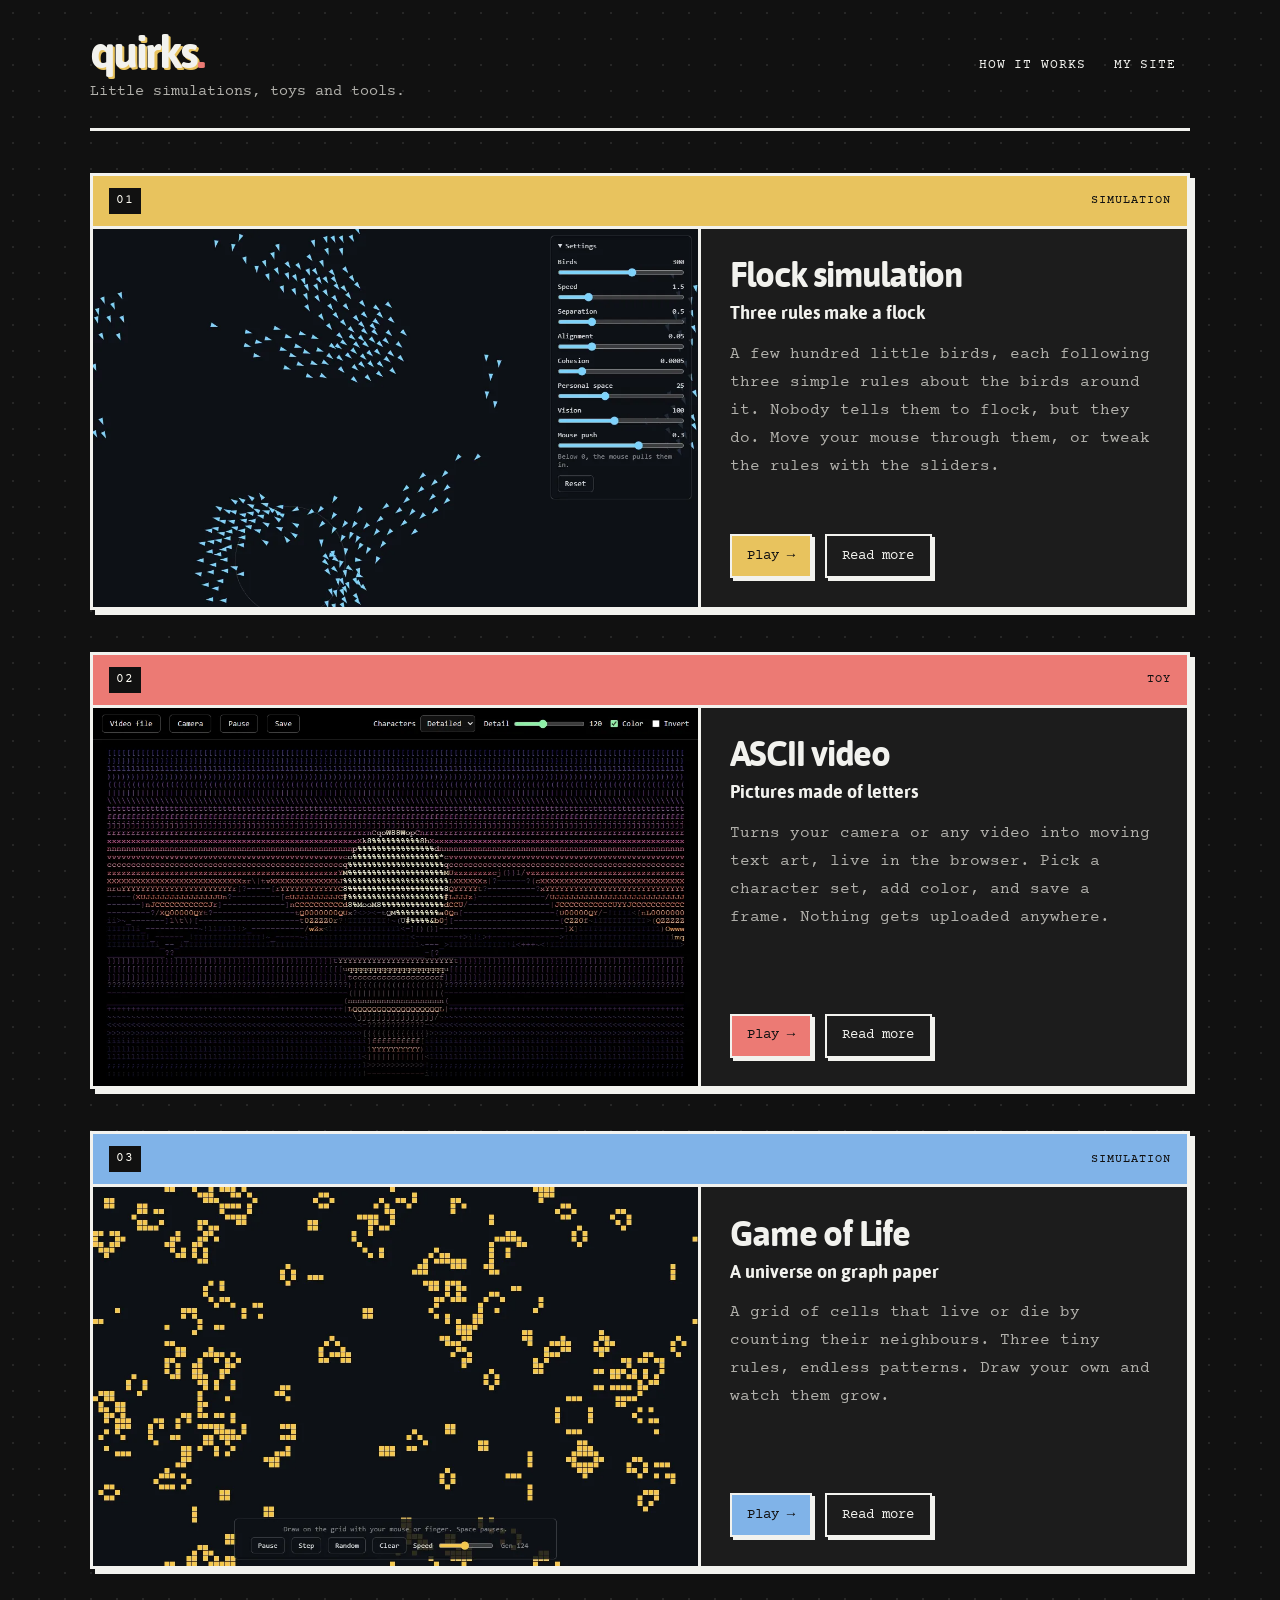
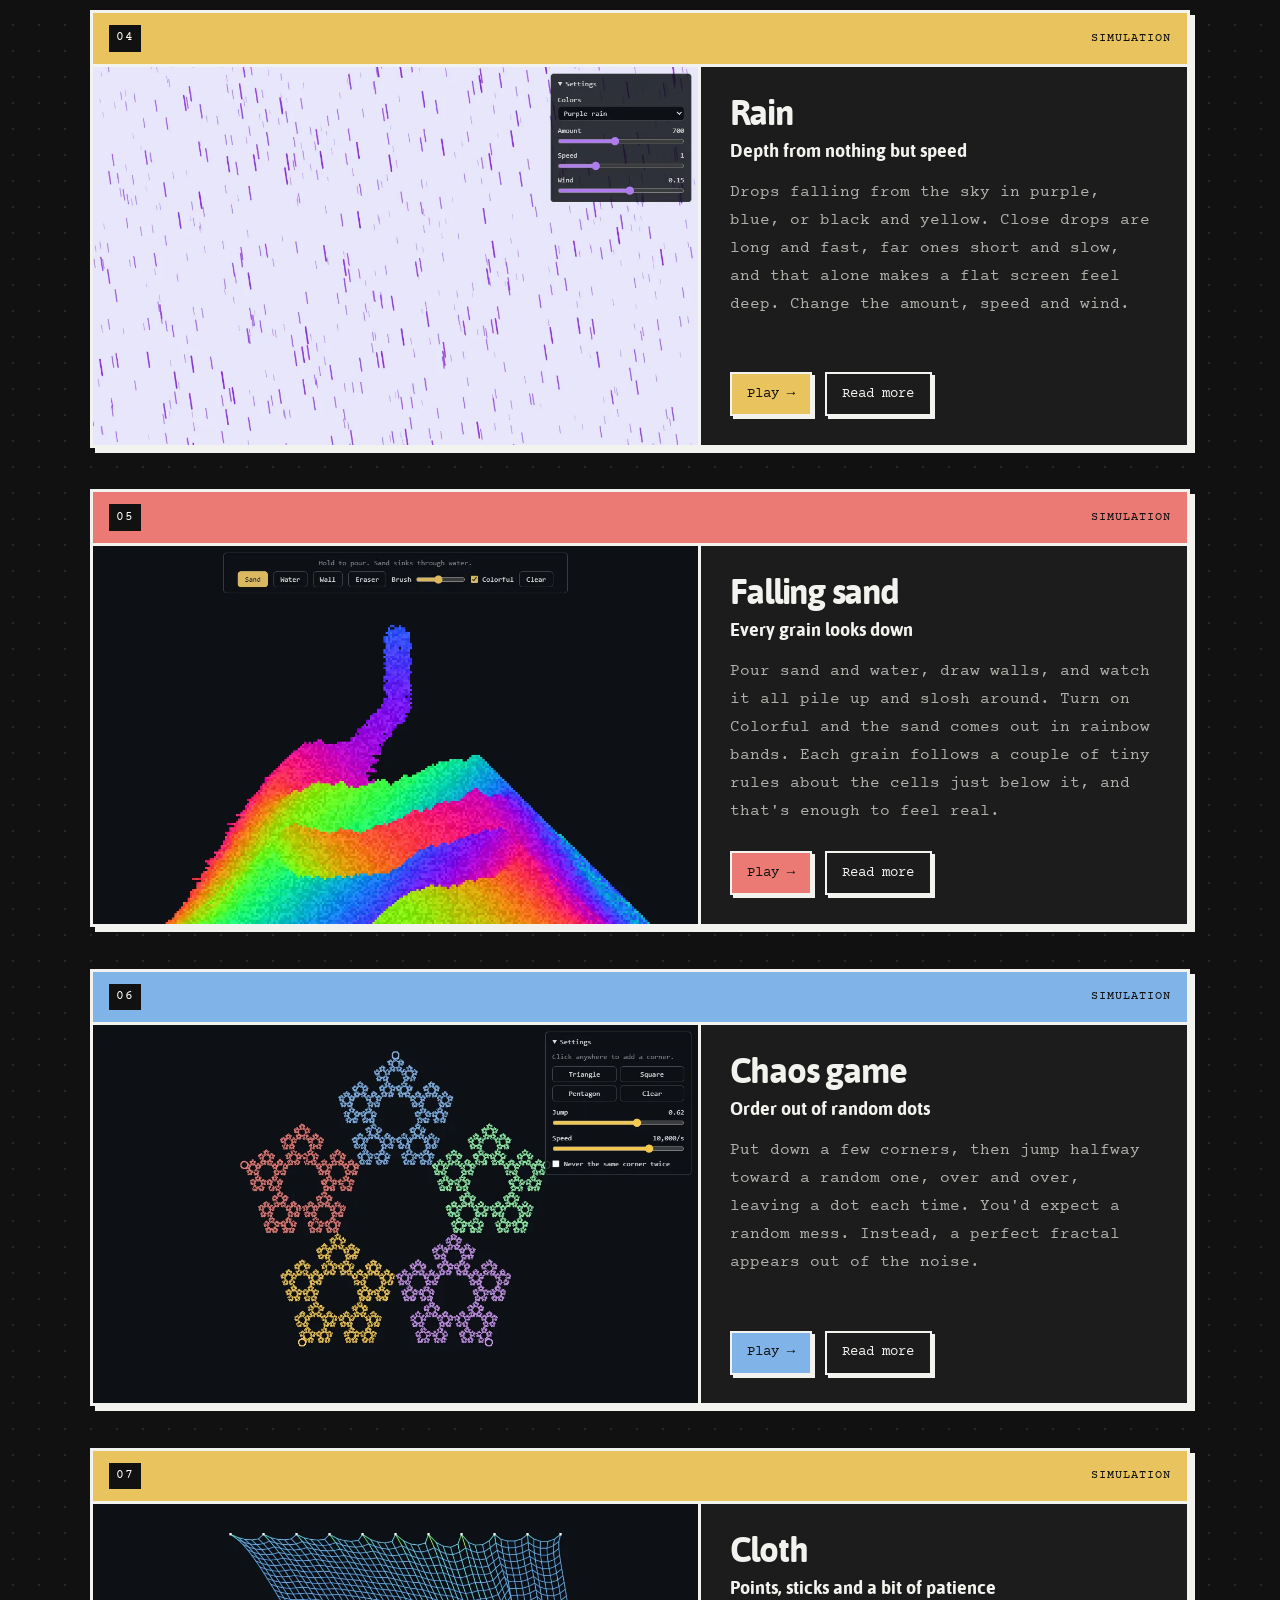
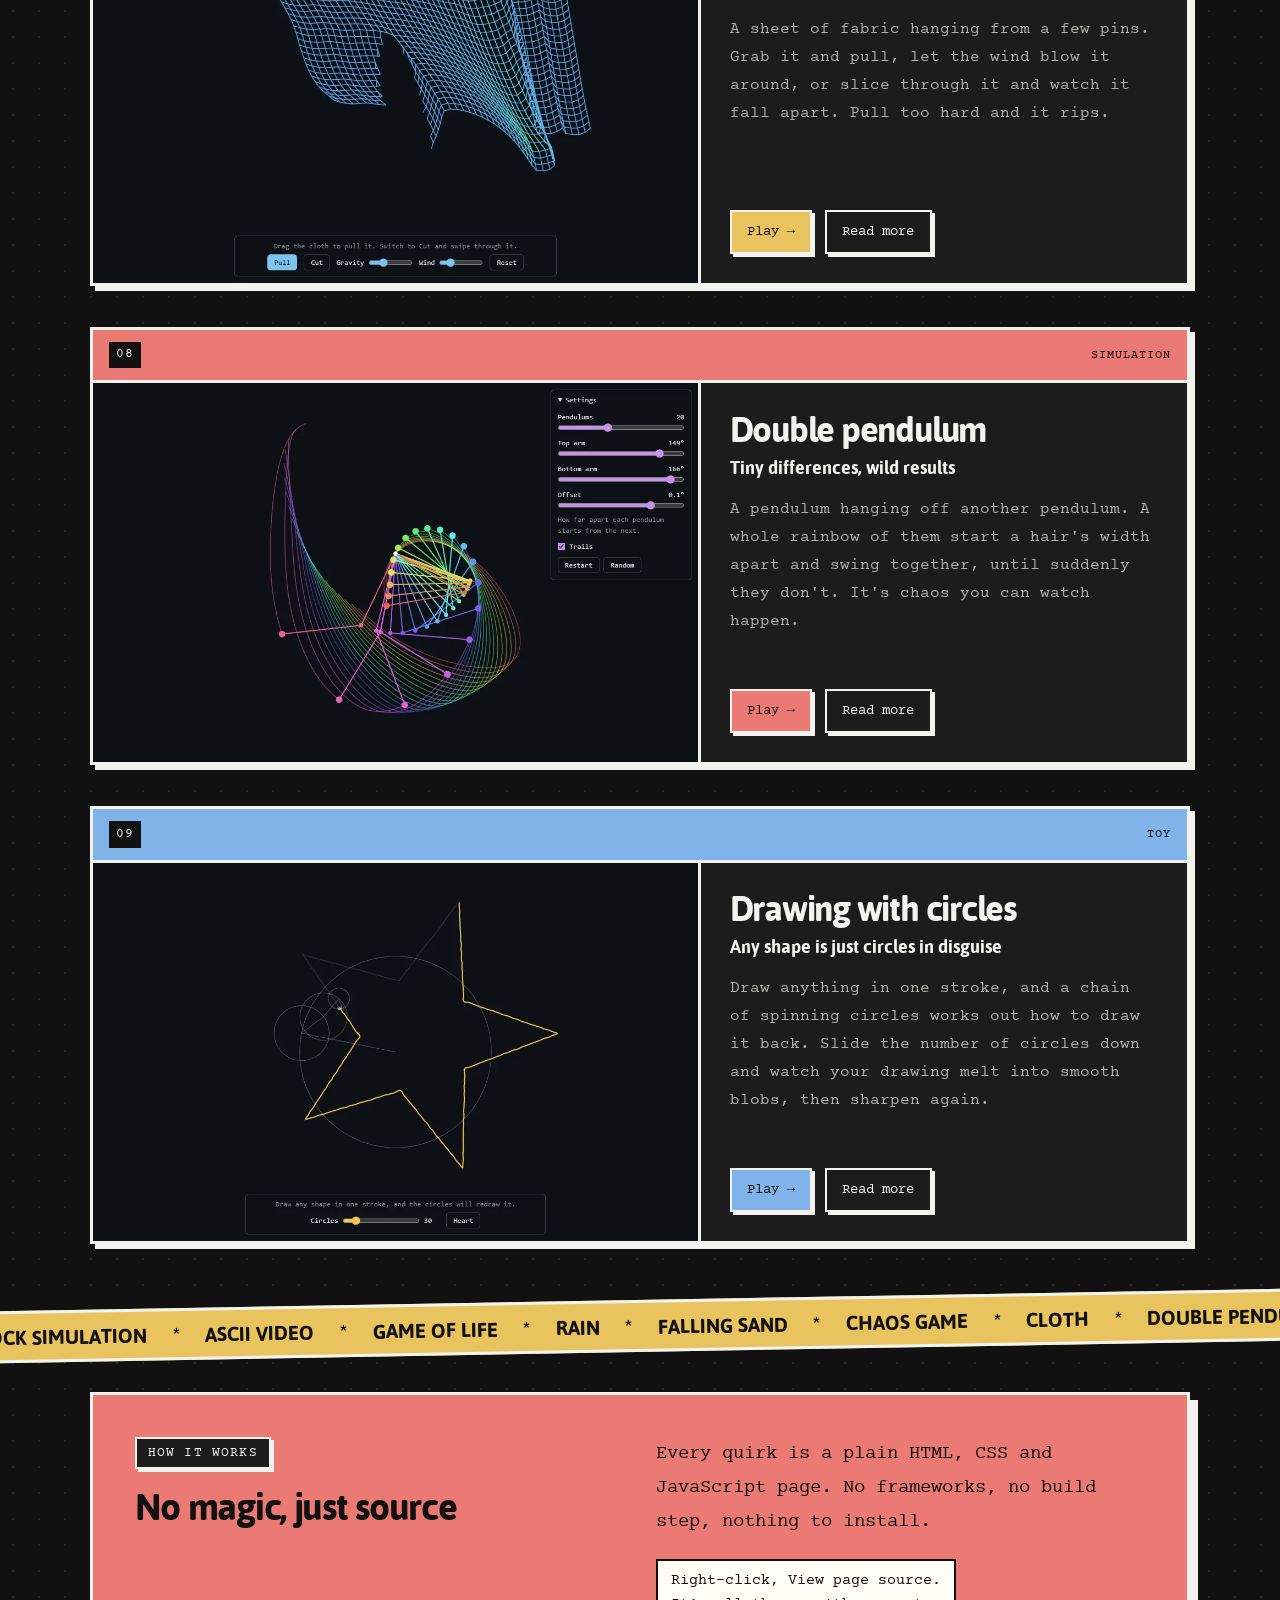
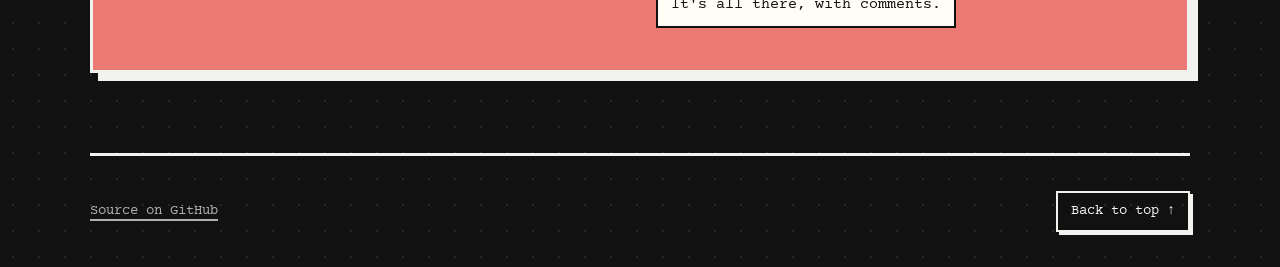
<file: index.html>
<!doctype html>
<html lang="en">
<head>
  <meta charset="utf-8">
  <meta name="viewport" content="width=device-width, initial-scale=1">
  <title>quirks</title>
  <meta name="description" content="Little simulations, toys and tools, written in plain HTML, CSS and JavaScript.">
  <meta name="theme-color" content="#111111">
  <link rel="icon" href="favicon.svg">
  <link rel="stylesheet" href="style.css">
</head>
<body>
  <div class="page" id="top">
    <header class="topbar">
      <div>
        <h1>quirks<span class="period">.</span></h1>
        <p class="tagline">Little simulations, toys and tools.</p>
      </div>
      <nav aria-label="Main navigation">
        <a href="#how">How it works</a>
        <a href="https://tayyabsajid.vercel.app/">My site</a>
      </nav>
    </header>

    <main>
      <h2 class="visually-hidden">Things to play with</h2>

      <!-- To add a new quirk: make a folder next to this file, save a screenshot
           of it as preview.webp inside, then copy one of these boxes. -->
      <div class="quirk-list">

        <article class="quirk">
          <div class="card-head"><span class="index">01</span><span>Simulation</span></div>
          <div class="quirk-main">
            <a class="quirk-shot" href="flock/" tabindex="-1">
              <img src="flock/preview.webp" width="1100" height="688" alt="A flock of small blue triangles swirling across a dark screen, with a panel of sliders on the right">
            </a>
            <div class="quirk-intro">
              <h3>Flock simulation</h3>
              <p class="subtitle">Three rules make a flock</p>
              <p>A few hundred little birds, each following three simple rules about the birds around it. Nobody tells them to flock, but they do. Move your mouse through them, or tweak the rules with the sliders.</p>
              <div class="quirk-actions">
                <a class="button play" href="flock/">Play →</a>
                <button type="button" class="button more-toggle" aria-expanded="false" aria-controls="flock-more">Read more</button>
              </div>
            </div>
          </div>
          <div class="quirk-more" id="flock-more" hidden>
            <div>
              <p>In 1986 Craig Reynolds wanted to animate a flock of birds without scripting every single bird. His trick was to not program the flock at all. Program one bird, give it three simple rules about the birds around it, and copy it a few hundred times. The flock shows up on its own. He called them boids, short for "bird-oid objects", and the same idea later flew the bat swarms in Batman Returns.</p>
              <p>No rule says "form a flock", "split around the mouse" or "merge back together", yet that's exactly what you see. This is called emergence: complex group behaviour growing out of simple local rules, the same way real starlings and schools of fish move as one without a leader.</p>
              <p>Play with the sliders to break it. Turn Cohesion to zero and the groups never pull together. Turn Separation to zero and they pile into tight clumps. Push Alignment up and they march in neat lines.</p>
            </div>
            <div class="under-hood">
              <p class="hood-label">Under the hood</p>
              <p>Each bird only knows three things about itself: its <strong>position</strong> (x, y), its <strong>velocity</strong> (which way and how fast it's moving) and a <strong>steering</strong> nudge that builds up each frame. Every frame, it looks at its neighbours and adds up three nudges:</p>
              <ol class="rules">
                <li><strong>Separation</strong> Steer away from birds inside your personal space. The closer they are, the harder the push.</li>
                <li><strong>Alignment</strong> Turn toward the average direction of the birds you can see.</li>
                <li><strong>Cohesion</strong> Drift toward the average position of the birds you can see.</li>
              </ol>
              <p>The nudges are added to the velocity, the speed is reset to a fixed value, and the bird moves. Do that for every bird, every frame.</p>
            </div>
          </div>
        </article>

        <article class="quirk">
          <div class="card-head"><span class="index">02</span><span>Toy</span></div>
          <div class="quirk-main">
            <a class="quirk-shot" href="ascii-video/" tabindex="-1">
              <img src="ascii-video/preview.webp" width="1100" height="688" alt="A colorful sunset over mountains and water, drawn entirely out of text characters">
            </a>
            <div class="quirk-intro">
              <h3>ASCII video</h3>
              <p class="subtitle">Pictures made of letters</p>
              <p>Turns your camera or any video into moving text art, live in the browser. Pick a character set, add color, and save a frame. Nothing gets uploaded anywhere.</p>
              <div class="quirk-actions">
                <a class="button play" href="ascii-video/">Play →</a>
                <button type="button" class="button more-toggle" aria-expanded="false" aria-controls="ascii-more">Read more</button>
              </div>
            </div>
          </div>
          <div class="quirk-more" id="ascii-more" hidden>
            <div>
              <p>Every character on a screen is just a tiny patch of ink. An <span class="glyph">@</span> fills most of its box, a <span class="glyph">.</span> barely touches it. Line characters up from least ink to most and you get a brightness scale made out of text. Put the right character in the right spot and a picture appears, the same trick people used to make art on typewriters long before screens.</p>
              <p>Doing it to live video is the fun part. Your camera becomes a moving wall of letters, redrawn for every frame of video, and you can still tell it's you. It all happens on your own device: the browser plays the video, and the camera stream never leaves the page.</p>
            </div>
            <div class="under-hood">
              <p class="hood-label">Under the hood</p>
              <p>For every new frame of the video:</p>
              <ol class="rules">
                <li><strong>Shrink it</strong> Draw the frame onto a tiny hidden canvas, one pixel per character. Characters are taller than they are wide, so it gets fewer rows to keep the shape right.</li>
                <li><strong>Measure brightness</strong> Our eyes are most sensitive to green and least to blue, so each pixel is weighted: 0.299 × red + 0.587 × green + 0.114 × blue.</li>
                <li><strong>Pick a character</strong> Map that brightness onto the scale of characters and draw the one that matches. In color mode, it's drawn in its pixel's own color.</li>
              </ol>
              <p>The Detail slider sets how many characters wide the picture is, and Invert flips the scale.</p>
            </div>
          </div>
        </article>

        <article class="quirk">
          <div class="card-head"><span class="index">03</span><span>Simulation</span></div>
          <div class="quirk-main">
            <a class="quirk-shot" href="game-of-life/" tabindex="-1">
              <img src="game-of-life/preview.webp" width="1100" height="688" alt="A grid of yellow cells forming blocks, blinkers and other patterns on a dark background">
            </a>
            <div class="quirk-intro">
              <h3>Game of Life</h3>
              <p class="subtitle">A universe on graph paper</p>
              <p>A grid of cells that live or die by counting their neighbours. Three tiny rules, endless patterns. Draw your own and watch them grow.</p>
              <div class="quirk-actions">
                <a class="button play" href="game-of-life/">Play →</a>
                <button type="button" class="button more-toggle" aria-expanded="false" aria-controls="life-more">Read more</button>
              </div>
            </div>
          </div>
          <div class="quirk-more" id="life-more" hidden>
            <div>
              <p>In 1970 the mathematician John Conway invented a game with no players. You set up a grid of cells, each one alive or dead, and then you just watch. It's a <strong>cellular automaton</strong>: a world made of cells that all update at the same moment, each following the same rule and looking only at its closest neighbours.</p>
              <p>The rules fit on a sticky note, yet whole ecosystems come out of them. Some patterns never change. Some blink forever. Some, called gliders, crawl across the grid like little creatures. People have since built glider guns, self-copying patterns and even working computers inside Life. It can calculate anything a real computer can, given a big enough grid.</p>
              <p>Try this: press Clear, draw three cells in a row, and press Step a few times. Then try five cells in the shape of a glider and let it run.</p>
            </div>
            <div class="under-hood">
              <p class="hood-label">Under the hood</p>
              <p>Each turn, every cell counts how many of its 8 neighbours are alive:</p>
              <ol class="rules">
                <li><strong>Birth</strong> A dead cell with exactly 3 live neighbours comes alive.</li>
                <li><strong>Survival</strong> A live cell with 2 or 3 live neighbours stays alive.</li>
                <li><strong>Death</strong> Any other cell dies of loneliness or overcrowding, or stays dead.</li>
              </ol>
              <p>The grid is one long list of 0s and 1s. Every cell has to see the same "before" picture, so the next generation is written into a second list and the two swap. The edges wrap around, so a glider leaving the right side comes back on the left.</p>
            </div>
          </div>
        </article>

        <article class="quirk">
          <div class="card-head"><span class="index">04</span><span>Simulation</span></div>
          <div class="quirk-main">
            <a class="quirk-shot" href="rain/" tabindex="-1">
              <img src="rain/preview.webp" width="1100" height="688" alt="Purple raindrops of different lengths falling across a light lavender sky">
            </a>
            <div class="quirk-intro">
              <h3>Rain</h3>
              <p class="subtitle">Depth from nothing but speed</p>
              <p>Drops falling from the sky in purple, blue, or black and yellow. Close drops are long and fast, far ones short and slow, and that alone makes a flat screen feel deep. Change the amount, speed and wind.</p>
              <div class="quirk-actions">
                <a class="button play" href="rain/">Play →</a>
                <button type="button" class="button more-toggle" aria-expanded="false" aria-controls="rain-more">Read more</button>
              </div>
            </div>
          </div>
          <div class="quirk-more" id="rain-more" hidden>
            <div>
              <p>"Purple rain" is a classic first project in creative coding: a lavender sky with violet drops falling through it. It's about as simple as an animation gets, just a few hundred lines sliding down the screen.</p>
              <p>The interesting part is the depth. Everything is drawn on a flat screen, yet some drops look far away and some look close. That's <strong>parallax</strong>: things near you seem to move faster than things far away. It's why the fence by the road whips past a car window while the mountains behind it barely move. Your brain reads speed and size as distance, so that's all the drops need.</p>
              <p>Try this: push the wind all the way and the rain slants into a storm. Turn the amount up to the max, or switch to Midnight for black and yellow.</p>
            </div>
            <div class="under-hood">
              <p class="hood-label">Under the hood</p>
              <p>Each drop is just three numbers: <strong>x</strong>, <strong>y</strong>, and a depth <strong>z</strong> between 0 (far back) and 1 (right in front). Every frame:</p>
              <ol class="rules">
                <li><strong>Depth decides the look</strong> A drop's length, speed, thickness and opacity all grow with z. Far drops end up short, slow, thin and faint.</li>
                <li><strong>Fall</strong> Move down by its speed, and sideways by speed × wind. Movement is scaled by the time since the last frame, so it falls at the same rate on any screen.</li>
                <li><strong>Recycle</strong> A drop that falls off the bottom starts again just above the top, with a new random depth. One blown off a side wraps to the other.</li>
              </ol>
              <p>No 3D at all. One number per drop that makes the close ones bigger and faster is the whole trick.</p>
            </div>
          </div>
        </article>

        <article class="quirk">
          <div class="card-head"><span class="index">05</span><span>Simulation</span></div>
          <div class="quirk-main">
            <a class="quirk-shot" href="sand/" tabindex="-1">
              <img src="sand/preview.webp" width="1100" height="688" alt="A stream of sand pouring onto a big pile striped in wavy rainbow layers">
            </a>
            <div class="quirk-intro">
              <h3>Falling sand</h3>
              <p class="subtitle">Every grain looks down</p>
              <p>Pour sand and water, draw walls, and watch it all pile up and slosh around. Turn on Colorful and the sand comes out in rainbow bands. Each grain follows a couple of tiny rules about the cells just below it, and that's enough to feel real.</p>
              <div class="quirk-actions">
                <a class="button play" href="sand/">Play →</a>
                <button type="button" class="button more-toggle" aria-expanded="false" aria-controls="sand-more">Read more</button>
              </div>
            </div>
          </div>
          <div class="quirk-more" id="sand-more" hidden>
            <div>
              <p>Falling sand toys are an internet classic, and they're hard to put down. There's no physics engine and no gravity formula. The screen is a grid, and each grain only ever looks at the few cells right underneath it. Yet piles form slopes, water spreads out flat, and sand sinks to the bottom of a pool.</p>
              <p>Like the Game of Life, it's a <strong>cellular automaton</strong>: every cell follows the same small rules, and only cares about its neighbours. The difference is that here, the cells are moving stuff around instead of being born and dying.</p>
              <p>Try this: turn on Colorful and pour while slowly moving side to side. Every band of color is a moment in time, so the pile ends up layered like real rock. Or draw a funnel out of walls, fill a cup with water and pour sand in, or knock out the bottom of a pile with the eraser.</p>
            </div>
            <div class="under-hood">
              <p class="hood-label">Under the hood</p>
              <p>The screen is a grid of tiny cells, each holding empty space, sand, water or wall. Sixty times a second, going from the bottom row up, every grain tries:</p>
              <ol class="rules">
                <li><strong>Fall</strong> If the cell below is empty, move into it.</li>
                <li><strong>Slide</strong> Otherwise, try down-left or down-right. The side is picked at random so piles grow evenly.</li>
                <li><strong>Flow</strong> Water that still can't move tries left or right. That's what lets it spread out flat.</li>
              </ol>
              <p>Sand is heavier, so it can also swap places with water below it, slowly, which makes it sink. Every grain carries its own color as it moves, which is how Colorful's rainbow bands stay in place. To draw, the grid becomes a tiny image with one pixel per cell, stretched up to fill the screen.</p>
            </div>
          </div>
        </article>

        <article class="quirk">
          <div class="card-head"><span class="index">06</span><span>Simulation</span></div>
          <div class="quirk-main">
            <a class="quirk-shot" href="chaos-game/" tabindex="-1">
              <img src="chaos-game/preview.webp" width="1100" height="688" alt="Five colorful pentagons, each made of smaller pentagons, drawn entirely out of tiny dots">
            </a>
            <div class="quirk-intro">
              <h3>Chaos game</h3>
              <p class="subtitle">Order out of random dots</p>
              <p>Put down a few corners, then jump halfway toward a random one, over and over, leaving a dot each time. You'd expect a random mess. Instead, a perfect fractal appears out of the noise.</p>
              <div class="quirk-actions">
                <a class="button play" href="chaos-game/">Play →</a>
                <button type="button" class="button more-toggle" aria-expanded="false" aria-controls="chaos-more">Read more</button>
              </div>
            </div>
          </div>
          <div class="quirk-more" id="chaos-more" hidden>
            <div>
              <p>The chaos game was made famous by the mathematician Michael Barnsley. Take three corners of a triangle and start anywhere. Pick a corner at random, move halfway toward it, and put a dot there. Repeat a few thousand times.</p>
              <p>Every time, from any starting point, you get the <strong>Sierpinski triangle</strong>: a triangle made of three smaller triangles, each made of three smaller ones, forever. It's a <strong>fractal</strong>, a shape that looks the same however far you zoom in. The dice rolls are completely random, but the picture they draw never is.</p>
              <p>Try this: press Square, and you just get a filled-in square. Then tick "Never the same corner twice" and watch a new fractal appear. Press Pentagon and set Jump to 0.62 for pentagons made of pentagons. Or turn Speed all the way down and watch it dot by dot.</p>
            </div>
            <div class="under-hood">
              <p class="hood-label">Under the hood</p>
              <p>A point starts somewhere random. Every dot is one jump:</p>
              <ol class="rules">
                <li><strong>Pick a corner</strong> Any corner, at random. With the rule on, never the same one as last time.</li>
                <li><strong>Jump part way</strong> New position = position + (corner &minus; position) × jump. At 0.5 that's exactly halfway.</li>
                <li><strong>Leave a dot</strong> In that corner's color. The first 20 jumps are skipped, while the point is still on its way in from the random start.</li>
              </ol>
              <p>Why a fractal? A halfway jump toward a corner shrinks the whole picture to half size and tucks it into that corner. Three corners make three half-size copies of the picture, and a picture made of three half-size copies of itself is exactly the Sierpinski triangle.</p>
            </div>
          </div>
        </article>

        <article class="quirk">
          <div class="card-head"><span class="index">07</span><span>Simulation</span></div>
          <div class="quirk-main">
            <a class="quirk-shot" href="cloth/" tabindex="-1">
              <img src="cloth/preview.webp" width="1100" height="688" alt="A blue mesh of cloth hanging from pins, with a slit cut into it and one corner being pulled out">
            </a>
            <div class="quirk-intro">
              <h3>Cloth</h3>
              <p class="subtitle">Points, sticks and a bit of patience</p>
              <p>A sheet of fabric hanging from a few pins. Grab it and pull, let the wind blow it around, or slice through it and watch it fall apart. Pull too hard and it rips.</p>
              <div class="quirk-actions">
                <a class="button play" href="cloth/">Play →</a>
                <button type="button" class="button more-toggle" aria-expanded="false" aria-controls="cloth-more">Read more</button>
              </div>
            </div>
          </div>
          <div class="quirk-more" id="cloth-more" hidden>
            <div>
              <p>Real cloth is woven from threads, and that's almost exactly how this one works. It's a grid of points, and each point is tied to its neighbours by a short stick. There's no cloth formula anywhere in the code. The draping, folding and swinging all come from those little sticks pulling on each other.</p>
              <p>The trick that makes it simple is called <strong>Verlet integration</strong>. Instead of keeping track of each point's speed, you just remember where it was a moment ago. Wherever it moved last step, it keeps moving the same way. It's a favourite in games for ropes, chains, ragdolls and flags, because it's short to write and very hard to make explode.</p>
              <p>Try this: drag one of the white pins somewhere new and let go. Turn the wind up and watch it ripple. Cut a slit up the middle and it parts like a curtain. Watch the colors as you pull: the sticks go green, then yellow, then red right before they snap.</p>
            </div>
            <div class="under-hood">
              <p class="hood-label">Under the hood</p>
              <p>Every point remembers where it is now and where it was a step ago. Sixty times a second:</p>
              <ol class="rules">
                <li><strong>Move</strong> Each point moves as far as it did last step, plus a little gravity and wind. Pinned points stay put.</li>
                <li><strong>Fix the sticks</strong> Each stick that got too long or too short nudges both its ends back toward its proper length. Fixing one knocks its neighbours out a little, so this runs 15 times over.</li>
                <li><strong>Tear</strong> Any stick stretched past three times its length snaps, and is gone for good.</li>
              </ol>
              <p>Pulling grabs every point near your finger and moves them all together, like grabbing a handful of real fabric. Pulling a single point would put all the strain on its four sticks, and it would just rip straight out.</p>
            </div>
          </div>
        </article>

        <article class="quirk">
          <div class="card-head"><span class="index">08</span><span>Simulation</span></div>
          <div class="quirk-main">
            <a class="quirk-shot" href="double-pendulum/" tabindex="-1">
              <img src="double-pendulum/preview.webp" width="1100" height="688" alt="Twenty rainbow-colored double pendulums: half still swing together as a fan, the other half have scattered every which way">
            </a>
            <div class="quirk-intro">
              <h3>Double pendulum</h3>
              <p class="subtitle">Tiny differences, wild results</p>
              <p>A pendulum hanging off another pendulum. A whole rainbow of them start a hair's width apart and swing together, until suddenly they don't. It's chaos you can watch happen.</p>
              <div class="quirk-actions">
                <a class="button play" href="double-pendulum/">Play →</a>
                <button type="button" class="button more-toggle" aria-expanded="false" aria-controls="pendulum-more">Read more</button>
              </div>
            </div>
          </div>
          <div class="quirk-more" id="pendulum-more" hidden>
            <div>
              <p>A single pendulum is the most predictable thing there is. That's why clocks used them. Hang a second one off the end of it, though, and it becomes one of the simplest examples of <strong>chaos</strong>.</p>
              <p>Chaos doesn't mean random. Every swing here follows exact physics, and if you start it the same way twice, it does the same thing twice. But the smallest difference in how it starts grows and grows until the two runs have nothing to do with each other. Each pendulum here starts just 0.1° apart from the next, far less than you could ever see, and within a few seconds they're all over the place. This is the <strong>butterfly effect</strong>, and it's why the weather can't be forecast more than a couple of weeks ahead.</p>
              <p>Try this: turn Offset all the way down. The gap gets 10,000 times smaller, yet they only stay together about 10 seconds longer. That's chaos in a nutshell. Then set Pendulums to 2 and watch them go from twins to strangers, drop both arms near 0° to see calm, predictable swinging, or press Random for a new start.</p>
            </div>
            <div class="under-hood">
              <p class="hood-label">Under the hood</p>
              <p>Each pendulum is just four numbers: the angle of each arm, and how fast each angle is changing. Six hundred times a second:</p>
              <ol class="rules">
                <li><strong>Work out the pull</strong> The double pendulum equations say how fast each angle's speed is changing, from gravity and from the two arms tugging on each other.</li>
                <li><strong>Take a careful step</strong> Simply adding speed × time slowly creeps away from the real answer. So it uses RK4: check how things change at the start, middle and end of the step, and average them.</li>
                <li><strong>Draw</strong> Turn the two angles into the positions of the two weights, and remember where the bottom one has been for its trail.</li>
              </ol>
              <p>There's no friction, so the pendulums should keep the energy they started with and swing forever. With RK4 they do, so closely the drift can't be measured after a minute. If they slowly sped up or calmed down, you'd know the math had drifted.</p>
            </div>
          </div>
        </article>

        <article class="quirk">
          <div class="card-head"><span class="index">09</span><span>Toy</span></div>
          <div class="quirk-main">
            <a class="quirk-shot" href="circles/" tabindex="-1">
              <img src="circles/preview.webp" width="1100" height="688" alt="A chain of spinning circles, one riding on the next, with a yellow pen at the end halfway through tracing a hand-drawn star">
            </a>
            <div class="quirk-intro">
              <h3>Drawing with circles</h3>
              <p class="subtitle">Any shape is just circles in disguise</p>
              <p>Draw anything in one stroke, and a chain of spinning circles works out how to draw it back. Slide the number of circles down and watch your drawing melt into smooth blobs, then sharpen again.</p>
              <div class="quirk-actions">
                <a class="button play" href="circles/">Play →</a>
                <button type="button" class="button more-toggle" aria-expanded="false" aria-controls="circles-more">Read more</button>
              </div>
            </div>
          </div>
          <div class="quirk-more" id="circles-more" hidden>
            <div>
              <p>Put a circle on a stick and spin it. Now put a smaller circle on the edge of that one, spinning at a different speed, and another on that, and so on. The tip of the last one draws a path. The surprising part: with the right sizes and starting angles, that path can be <strong>any closed drawing you like</strong>. A star, a heart, your name in cursive.</p>
              <p>Working out those sizes and angles is called a <strong>Fourier transform</strong>, after the mathematician Joseph Fourier, who showed in the early 1800s that complicated wiggles can be built by adding up simple waves. It's everywhere: close cousins of it shrink MP3s and JPEGs, it helps phones pick out your voice from background noise, and it's how music apps make the bars bounce along to a song.</p>
              <p>Try this: press Heart, then slide Circles down. A heart only needs 8. Then draw a star with sharp corners and slide it down. Sharp corners need lots of tiny fast circles, so with only a few the points go round and soft.</p>
            </div>
            <div class="under-hood">
              <p class="hood-label">Under the hood</p>
              <p>Your drawing is saved as a list of points. Then:</p>
              <ol class="rules">
                <li><strong>Pick a speed</strong> For each whole-number speed (0, 1, &minus;1, 2, &minus;2, ...), there's one circle to find.</li>
                <li><strong>Untwist and average</strong> Turn every point backwards by that many full turns over the course of the drawing, then average them. Everything spinning at other speeds cancels out, and what's left is this circle's size and starting angle.</li>
                <li><strong>Stack and spin</strong> Biggest circles first. Each frame, every circle turns by its speed, sitting on the edge of the one before, and the pen at the end leaves a line.</li>
              </ol>
              <p>Use every circle and the pen lands exactly on every point you drew. Use fewer and you get the closest smooth version. JPEG photos use a similar trick to throw away fine detail you won't miss.</p>
            </div>
          </div>
        </article>

      </div>
    </main>
  </div>

  <!-- The text is written out twice, and the animation slides it left by exactly
       half its width, then jumps back. Because both halves match, the jump is invisible. -->
  <div class="marquee-wrap" aria-hidden="true">
  <div class="marquee">
    <div class="marquee-track">
      <span>Flock simulation</span><span>*</span><span>ASCII video</span><span>*</span><span>Game of Life</span><span>*</span><span>Rain</span><span>*</span><span>Falling sand</span><span>*</span><span>Chaos game</span><span>*</span><span>Cloth</span><span>*</span><span>Double pendulum</span><span>*</span><span>Drawing with circles</span><span>*</span><span>Simulations</span><span>*</span><span>Toys</span><span>*</span><span>Tools</span><span>*</span><span>View source</span><span>*</span>
      <span>Flock simulation</span><span>*</span><span>ASCII video</span><span>*</span><span>Game of Life</span><span>*</span><span>Rain</span><span>*</span><span>Falling sand</span><span>*</span><span>Chaos game</span><span>*</span><span>Cloth</span><span>*</span><span>Double pendulum</span><span>*</span><span>Drawing with circles</span><span>*</span><span>Simulations</span><span>*</span><span>Toys</span><span>*</span><span>Tools</span><span>*</span><span>View source</span><span>*</span>
    </div>
  </div>
  </div>

  <div class="page">
    <section id="how" class="how">
      <div>
        <p class="section-tag">How it works</p>
        <h2>No magic, just source</h2>
      </div>
      <div class="how-copy">
        <p>Every quirk is a plain HTML, CSS and JavaScript page. No frameworks, no build step, nothing to install.</p>
        <p class="aside">Right-click, View page source.<br>It's all there, with comments.</p>
      </div>
    </section>

    <footer>
      <a href="https://github.com/Cosmic-Clank/quirks">Source on GitHub</a>
      <a class="back-to-top" href="#top">Back to top ↑</a>
    </footer>
  </div>

  <script>
    // "Read more" shows or hides the write-up inside the same box.
    // aria-controls holds the id of the part it opens.
    for (const button of document.querySelectorAll(".more-toggle")) {
      button.addEventListener("click", () => {
        const more = document.getElementById(button.getAttribute("aria-controls"));
        more.hidden = !more.hidden;
        button.setAttribute("aria-expanded", !more.hidden);
        button.textContent = more.hidden ? "Read more" : "Show less";
      });
    }
  </script>
</body>
</html>
</file>
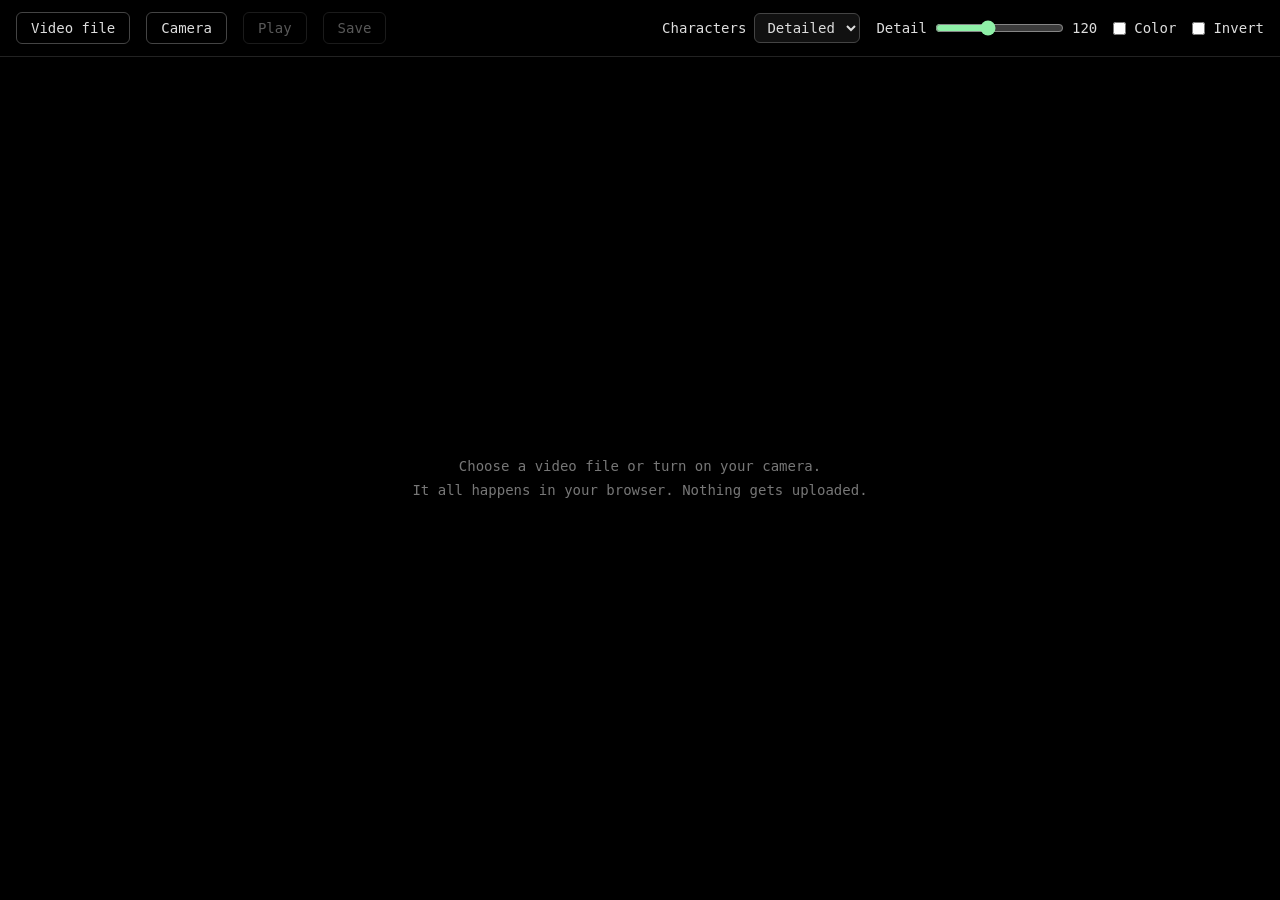
<file: ascii-video/index.html>
<!doctype html>
<html lang="en">
<head>
  <meta charset="utf-8">
  <meta name="viewport" content="width=device-width, initial-scale=1">
  <title>ASCII Video</title>
  <link rel="stylesheet" href="style.css">
</head>
<body>
  <header class="controls">
    <div class="group">
      <label class="button">
        Video file
        <input type="file" id="file-input" accept="video/*" hidden>
      </label>
      <button type="button" id="camera-button" class="button">Camera</button>
      <button type="button" id="pause-button" class="button" disabled>Play</button>
      <button type="button" id="save-button" class="button" disabled>Save</button>
    </div>

    <div class="group">
      <label>
        Characters
        <select id="charset-select">
          <option value="detailed">Detailed</option>
          <option value="simple">Simple</option>
          <option value="binary">Binary</option>
        </select>
      </label>
      <label>
        Detail
        <input type="range" id="detail-slider" min="40" max="240" step="10" value="120">
        <output id="detail-value">120</output>
      </label>
      <label><input type="checkbox" id="color-toggle"> Color</label>
      <label><input type="checkbox" id="invert-toggle"> Invert</label>
    </div>

    <p id="message" role="status"></p>
  </header>

  <main>
    <p id="hint">Choose a video file or turn on your camera.<br>It all happens in your browser. Nothing gets uploaded.</p>

    <!-- The real video plays here, invisibly. It's just our frame source. -->
    <video id="video" playsinline loop></video>

    <!-- Tiny canvas we draw each frame onto, then read the pixels back from. Never shown. -->
    <canvas id="tiny" hidden></canvas>

    <!-- The big visible canvas we draw the ASCII characters onto. -->
    <canvas id="display" hidden></canvas>
  </main>

  <script src="ascii.js"></script>
</body>
</html>
</file>
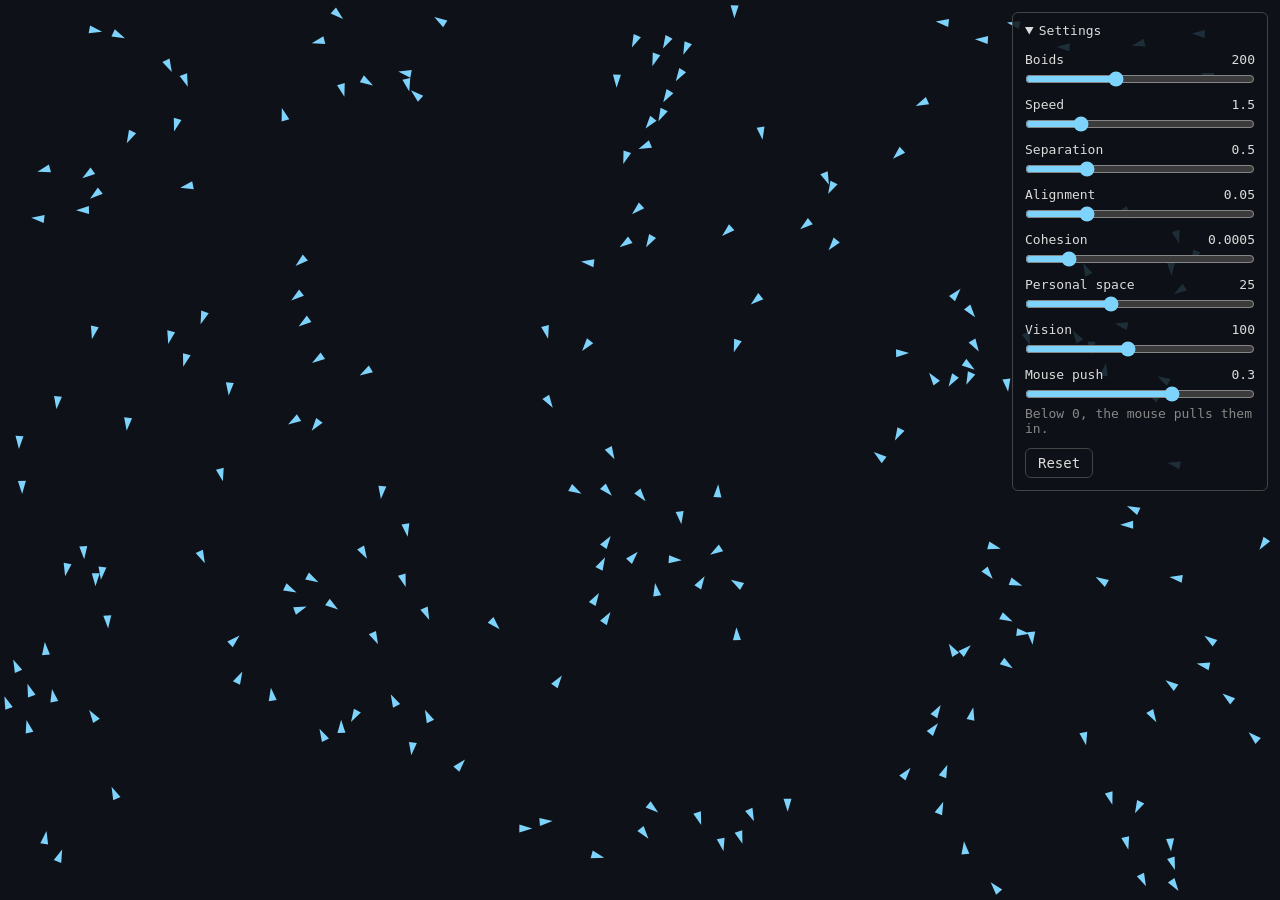
<file: boids/index.html>
<!doctype html>
<html lang="en">
<head>
  <meta charset="utf-8">
  <meta name="viewport" content="width=device-width, initial-scale=1">
  <title>Boids</title>
  <style>
    html, body { margin: 0; height: 100%; overflow: hidden; background: #0e1117; }
    /* touch-action: none stops a finger drag from scrolling the page, so it pushes the flock instead */
    canvas { display: block; touch-action: none; }

    /* ---- Settings panel ---- */
    .panel {
      position: fixed;
      top: 12px;
      right: 12px;
      width: 230px;
      max-height: calc(100% - 24px);
      overflow-y: auto;
      padding: 6px 12px;
      font: 13px monospace;
      color: #ddd;
      background: rgba(14, 17, 23, 0.85);
      border: 1px solid #444;
      border-radius: 6px;
    }
    .panel summary { padding: 4px 0; cursor: pointer; }
    /* Name and number on one line, slider underneath */
    .panel label { display: grid; grid-template-columns: 1fr auto; margin-top: 10px; }
    .panel input { grid-column: 1 / -1; width: 100%; margin: 4px 0 0; accent-color: #7dd3fc; }
    .panel p { margin: 4px 0 0; color: #888; }
    .panel button {
      margin: 12px 0 6px;
      padding: 6px 12px;
      font: 14px monospace;
      color: #ddd;
      background: #0e1117;
      border: 1px solid #444;
      border-radius: 6px;
      cursor: pointer;
    }
    .panel button:hover { border-color: #888; }

    /* Phones: stretch the panel along the bottom, where a thumb can reach it */
    @media (max-width: 500px) {
      .panel { top: auto; bottom: 12px; left: 12px; width: auto; max-height: 60%; }
    }
  </style>
</head>
<body>
  <canvas id="sky"></canvas>

  <!-- Each slider's name matches a key in `settings` in boids.js. value="" is its starting value. -->
  <details class="panel" id="panel" open>
    <summary>Settings</summary>
    <label>Boids <output></output>
      <input type="range" name="count" min="10" max="500" step="10" value="200">
    </label>
    <label>Speed <output></output>
      <input type="range" name="speed" min="0.5" max="5" step="0.1" value="1.5">
    </label>
    <label>Separation <output></output>
      <input type="range" name="separation" min="0" max="2" step="0.05" value="0.5">
    </label>
    <label>Alignment <output></output>
      <input type="range" name="alignment" min="0" max="0.2" step="0.01" value="0.05">
    </label>
    <label>Cohesion <output></output>
      <input type="range" name="cohesion" min="0" max="0.003" step="0.0001" value="0.0005">
    </label>
    <label>Personal space <output></output>
      <input type="range" name="space" min="5" max="60" step="1" value="25">
    </label>
    <label>Vision <output></output>
      <input type="range" name="vision" min="20" max="200" step="5" value="100">
    </label>
    <label>Mouse push <output></output>
      <input type="range" name="mouse" min="-1" max="1" step="0.05" value="0.3">
    </label>
    <p>Below 0, the mouse pulls them in.</p>
    <button type="button" id="reset">Reset</button>
  </details>

  <script src="boids.js"></script>
</body>
</html>
</file>
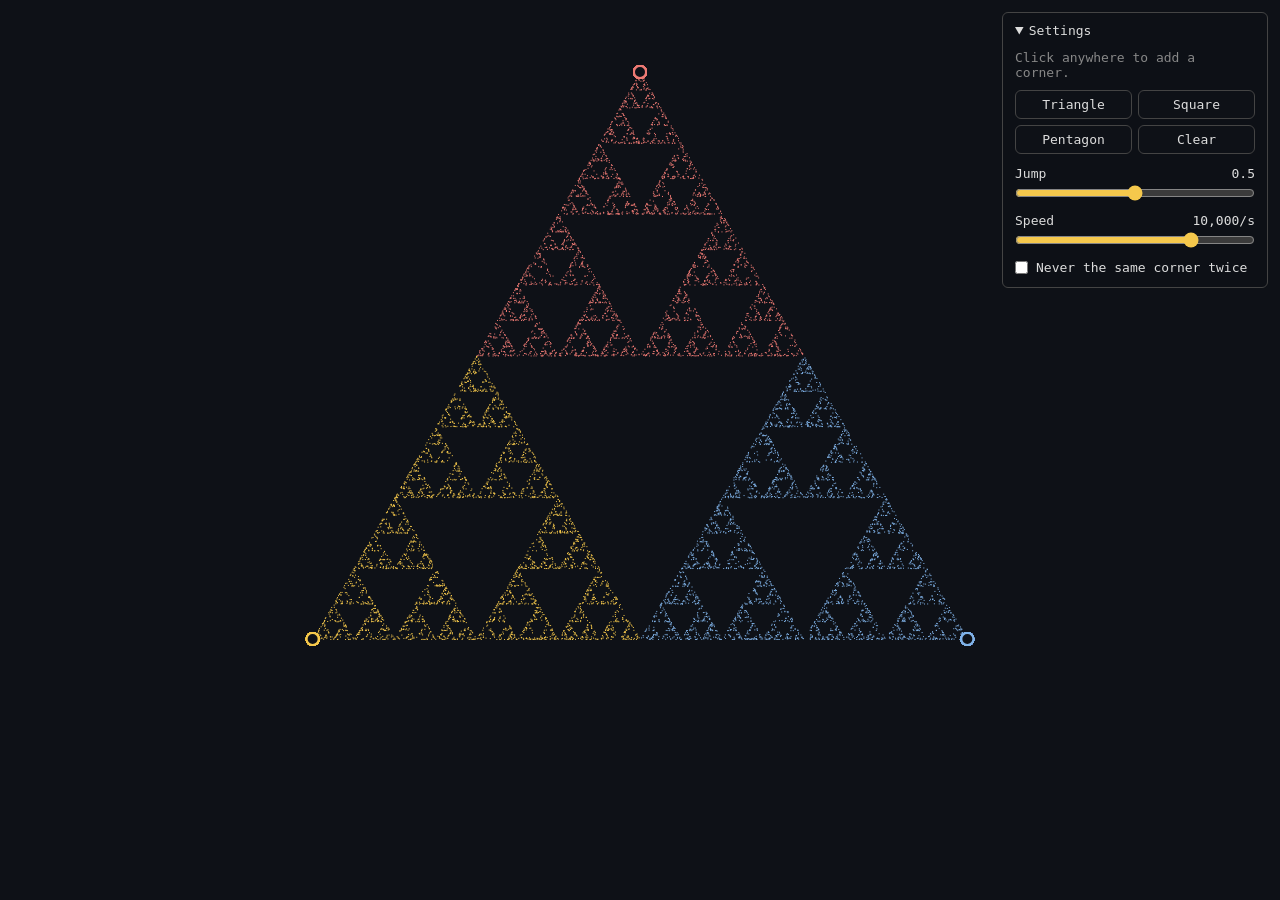
<file: chaos-game/index.html>
<!doctype html>
<html lang="en">
<head>
  <meta charset="utf-8">
  <meta name="viewport" content="width=device-width, initial-scale=1">
  <title>Chaos Game</title>
  <style>
    html, body { margin: 0; height: 100%; overflow: hidden; background: #0e1117; }
    canvas { display: block; cursor: crosshair; }

    /* ---- Settings panel ---- */
    .panel {
      position: fixed;
      top: 12px;
      right: 12px;
      width: 240px;
      padding: 6px 12px 12px;
      font: 13px monospace;
      color: #ddd;
      background: rgba(14, 17, 23, 0.85);
      border: 1px solid #444;
      border-radius: 6px;
    }
    .panel summary { padding: 4px 0; cursor: pointer; }
    .panel p { margin: 8px 0 0; color: #888; }
    .shapes { display: grid; grid-template-columns: 1fr 1fr; gap: 6px; margin-top: 10px; }
    .panel button {
      padding: 6px 8px;
      font: inherit;
      color: inherit;
      background: #0e1117;
      border: 1px solid #444;
      border-radius: 6px;
      cursor: pointer;
    }
    .panel button:hover { border-color: #888; }
    /* Name and number on one line, slider underneath */
    .panel label { display: grid; grid-template-columns: 1fr auto; margin-top: 12px; }
    .panel input[type="range"] { grid-column: 1 / -1; width: 100%; margin: 4px 0 0; }
    .panel .check { display: flex; gap: 8px; align-items: center; cursor: pointer; }
    .panel input { accent-color: #f5c84c; margin: 0; }

    /* Phones: stretch the panel along the bottom, where a thumb can reach it */
    @media (max-width: 500px) {
      .panel { top: auto; bottom: 12px; left: 12px; width: auto; }
    }
  </style>
</head>
<body>
  <canvas id="board"></canvas>

  <details class="panel" id="panel" open>
    <summary>Settings</summary>
    <p>Click anywhere to add a corner.</p>
    <div class="shapes">
      <!-- data-sides is how many corners the shape has -->
      <button type="button" data-sides="3">Triangle</button>
      <button type="button" data-sides="4">Square</button>
      <button type="button" data-sides="5">Pentagon</button>
      <button type="button" id="clear">Clear</button>
    </div>
    <label>Jump <output id="jump-value">0.5</output>
      <input type="range" id="jump" min="0.1" max="0.9" step="0.01" value="0.5">
    </label>
    <label>Speed <output id="speed-value"></output>
      <input type="range" id="speed" min="1" max="5" step="1" value="4">
    </label>
    <label class="check"><input type="checkbox" id="no-repeat"> Never the same corner twice</label>
  </details>

  <script src="chaos.js"></script>
</body>
</html>
</file>
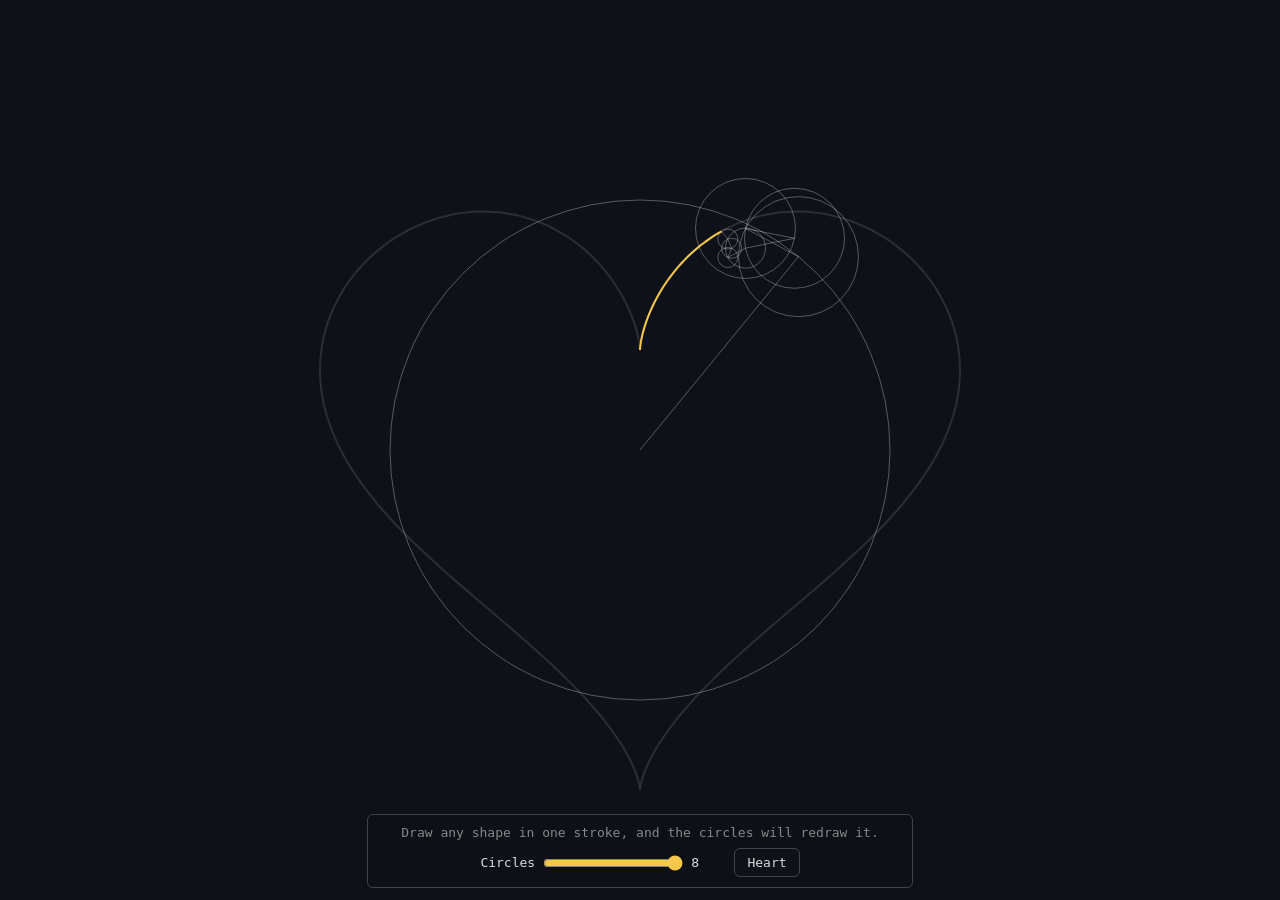
<file: circles/index.html>
<!doctype html>
<html lang="en">
<head>
  <meta charset="utf-8">
  <meta name="viewport" content="width=device-width, initial-scale=1">
  <title>Drawing with Circles</title>
  <style>
    html, body { margin: 0; height: 100%; overflow: hidden; background: #0e1117; }
    /* touch-action: none lets a finger draw instead of scrolling the page */
    canvas { display: block; touch-action: none; cursor: crosshair; }

    /* ---- Control bar, floating at the bottom ---- */
    .bar {
      position: fixed;
      left: 12px;
      right: 12px;
      bottom: 12px;
      max-width: 520px;
      margin: auto;
      display: flex;
      flex-wrap: wrap;
      justify-content: center;
      align-items: center;
      gap: 8px 12px;
      padding: 10px 12px;
      font: 13px monospace;
      color: #ddd;
      background: rgba(14, 17, 23, 0.85);
      border: 1px solid #444;
      border-radius: 6px;
    }
    .tip { width: 100%; margin: 0; text-align: center; color: #888; }
    #circles-value { min-width: 4ch; font-variant-numeric: tabular-nums; }
    button {
      padding: 6px 12px;
      font: inherit;
      color: inherit;
      background: #0e1117;
      border: 1px solid #444;
      border-radius: 6px;
      cursor: pointer;
    }
    button:hover { border-color: #888; }
    label { display: flex; align-items: center; gap: 8px; }
    input { width: 140px; margin: 0; accent-color: #f5c84c; }
  </style>
</head>
<body>
  <canvas id="sky"></canvas>

  <div class="bar">
    <p class="tip">Draw any shape in one stroke, and the circles will redraw it.</p>
    <label>Circles <input type="range" id="circles" min="1" max="100" value="100"> <output id="circles-value"></output></label>
    <button type="button" id="heart">Heart</button>
  </div>

  <script src="circles.js"></script>
</body>
</html>
</file>
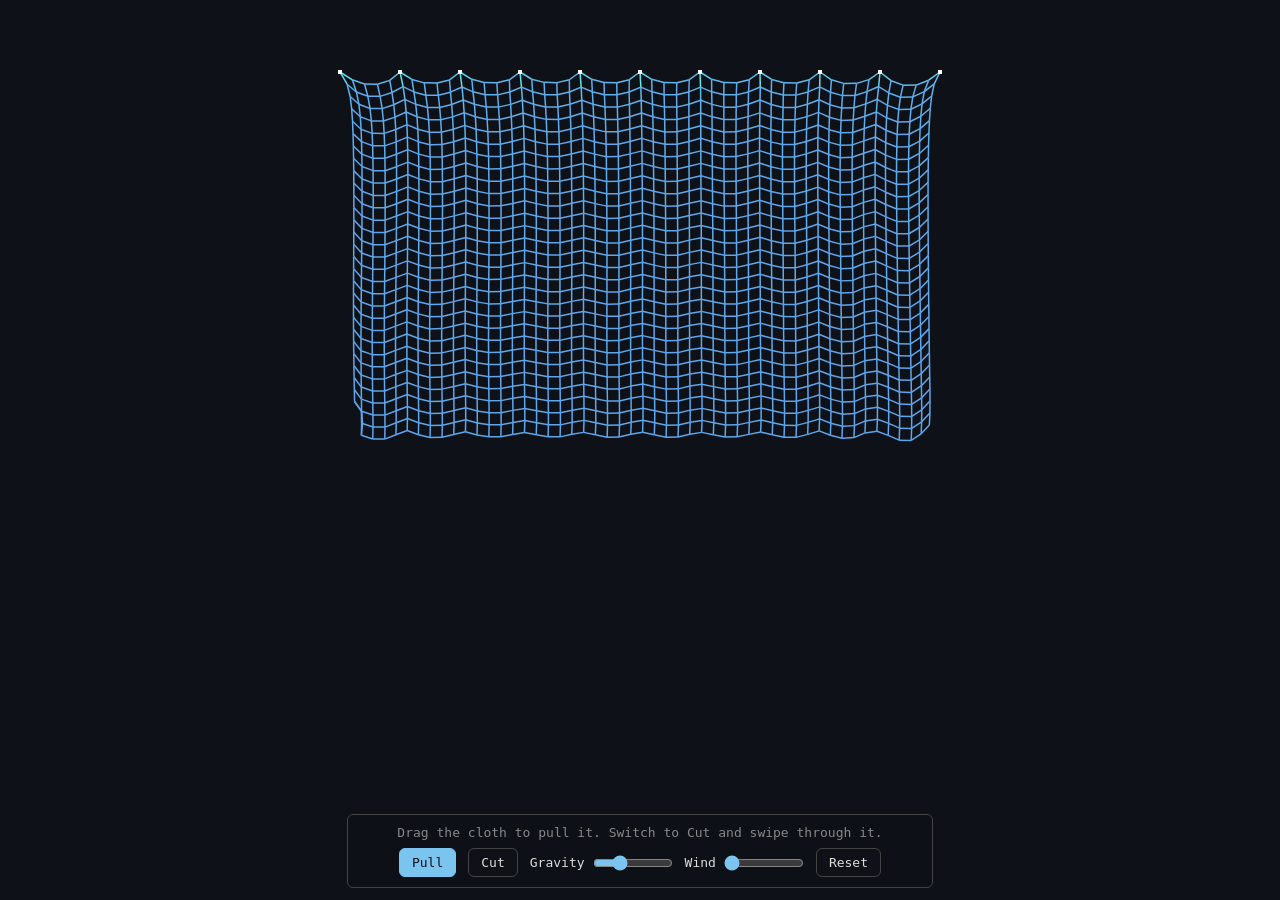
<file: cloth/index.html>
<!doctype html>
<html lang="en">
<head>
  <meta charset="utf-8">
  <meta name="viewport" content="width=device-width, initial-scale=1">
  <title>Cloth</title>
  <style>
    html, body { margin: 0; height: 100%; overflow: hidden; background: #0e1117; }
    /* touch-action: none lets a finger pull the cloth instead of scrolling the page */
    canvas { display: block; touch-action: none; cursor: grab; }

    /* ---- Control bar, floating at the bottom ---- */
    .bar {
      position: fixed;
      left: 12px;
      right: 12px;
      bottom: 12px;
      max-width: 560px;
      margin: auto;
      display: flex;
      flex-wrap: wrap;
      justify-content: center;
      align-items: center;
      gap: 8px 12px;
      padding: 10px 12px;
      font: 13px monospace;
      color: #ddd;
      background: rgba(14, 17, 23, 0.85);
      border: 1px solid #444;
      border-radius: 6px;
    }
    .tip { width: 100%; margin: 0; text-align: center; color: #888; }
    button {
      padding: 6px 12px;
      font: inherit;
      color: inherit;
      background: #0e1117;
      border: 1px solid #444;
      border-radius: 6px;
      cursor: pointer;
    }
    button:hover { border-color: #888; }
    /* The tool you're using */
    button[aria-pressed="true"] { color: #0e1117; background: #7cc4f0; border-color: #7cc4f0; }
    label { display: flex; align-items: center; gap: 8px; }
    input { width: 80px; margin: 0; accent-color: #7cc4f0; }
  </style>
</head>
<body>
  <canvas id="sky"></canvas>

  <div class="bar">
    <p class="tip">Drag the cloth to pull it. Switch to Cut and swipe through it.</p>
    <button type="button" data-tool="pull" aria-pressed="true">Pull</button>
    <button type="button" data-tool="cut" aria-pressed="false">Cut</button>
    <label>Gravity <input type="range" id="gravity" min="0" max="1" step="0.05" value="0.3"></label>
    <label>Wind <input type="range" id="wind" min="0" max="0.5" step="0.05" value="0"></label>
    <button type="button" id="reset">Reset</button>
  </div>

  <script src="cloth.js"></script>
</body>
</html>
</file>
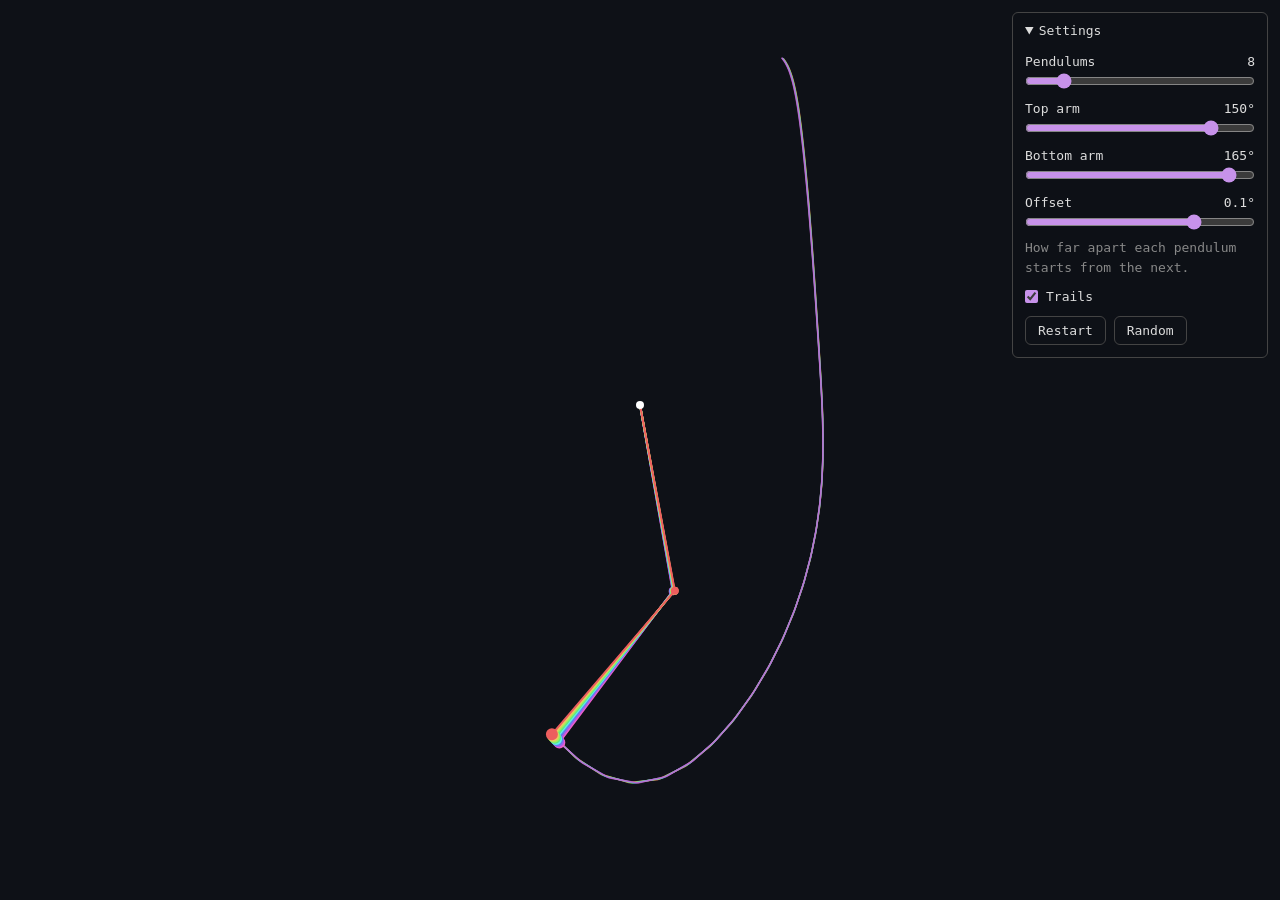
<file: double-pendulum/index.html>
<!doctype html>
<html lang="en">
<head>
  <meta charset="utf-8">
  <meta name="viewport" content="width=device-width, initial-scale=1">
  <title>Double Pendulum</title>
  <style>
    html, body { margin: 0; height: 100%; overflow: hidden; background: #0e1117; }
    canvas { display: block; }

    /* ---- Settings panel ---- */
    .panel {
      position: fixed;
      top: 12px;
      right: 12px;
      width: 230px;
      padding: 6px 12px 12px;
      font: 13px monospace;
      color: #ddd;
      background: rgba(14, 17, 23, 0.85);
      border: 1px solid #444;
      border-radius: 6px;
    }
    .panel summary { padding: 4px 0; cursor: pointer; }
    .panel p { margin: 8px 0 0; color: #888; line-height: 1.5; }
    /* Name and number on one line, slider underneath */
    .panel label { display: grid; grid-template-columns: 1fr auto; margin-top: 12px; }
    .panel input[type="range"] { grid-column: 1 / -1; width: 100%; margin: 4px 0 0; }
    .panel .check { display: flex; gap: 8px; align-items: center; cursor: pointer; }
    .panel input { margin: 0; accent-color: #c792ea; }
    .panel button {
      margin-top: 12px;
      padding: 6px 12px;
      font: inherit;
      color: inherit;
      background: #0e1117;
      border: 1px solid #444;
      border-radius: 6px;
      cursor: pointer;
    }
    .panel button:hover { border-color: #888; }

    /* Phones: stretch the panel along the bottom, where a thumb can reach it */
    @media (max-width: 500px) {
      .panel { top: auto; bottom: 12px; left: 12px; width: auto; }
    }
  </style>
</head>
<body>
  <canvas id="sky"></canvas>

  <details class="panel" id="panel" open>
    <summary>Settings</summary>
    <label>Pendulums <output id="count-value"></output>
      <input type="range" id="count" min="1" max="50" value="8">
    </label>

    <!-- Starting angles: 0° hangs straight down, 180° points straight up -->
    <label>Top arm <output id="top-angle-value"></output>
      <input type="range" id="top-angle" min="0" max="180" value="150">
    </label>
    <label>Bottom arm <output id="bottom-angle-value"></output>
      <input type="range" id="bottom-angle" min="0" max="180" value="165">
    </label>

    <!-- Each notch makes the gap between pendulums 10 times smaller -->
    <label>Offset <output id="offset-value"></output>
      <input type="range" id="offset" min="-4" max="0" step="1" value="-1">
    </label>
    <p>How far apart each pendulum starts from the next.</p>

    <label class="check"><input type="checkbox" id="trails" checked> Trails</label>
    <button type="button" id="restart">Restart</button>
    <button type="button" id="random">Random</button>
  </details>

  <script src="pendulum.js"></script>
</body>
</html>
</file>
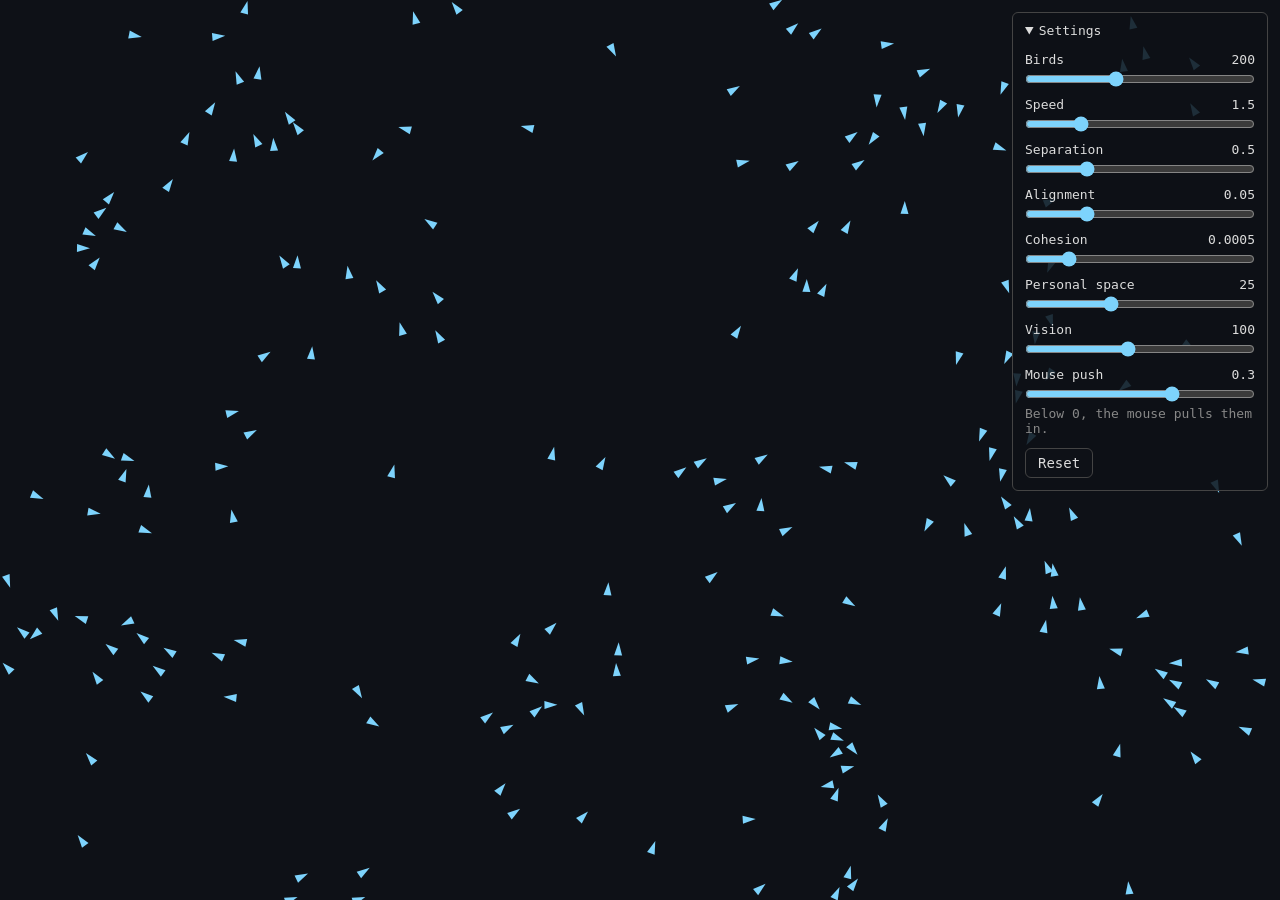
<file: flock/index.html>
<!doctype html>
<html lang="en">
<head>
  <meta charset="utf-8">
  <meta name="viewport" content="width=device-width, initial-scale=1">
  <title>Flock Simulation</title>
  <style>
    html, body { margin: 0; height: 100%; overflow: hidden; background: #0e1117; }
    /* touch-action: none stops a finger drag from scrolling the page, so it pushes the flock instead */
    canvas { display: block; touch-action: none; }

    /* ---- Settings panel ---- */
    .panel {
      position: fixed;
      top: 12px;
      right: 12px;
      width: 230px;
      max-height: calc(100% - 24px);
      overflow-y: auto;
      padding: 6px 12px;
      font: 13px monospace;
      color: #ddd;
      background: rgba(14, 17, 23, 0.85);
      border: 1px solid #444;
      border-radius: 6px;
    }
    .panel summary { padding: 4px 0; cursor: pointer; }
    /* Name and number on one line, slider underneath */
    .panel label { display: grid; grid-template-columns: 1fr auto; margin-top: 10px; }
    .panel input { grid-column: 1 / -1; width: 100%; margin: 4px 0 0; accent-color: #7dd3fc; }
    .panel p { margin: 4px 0 0; color: #888; }
    .panel button {
      margin: 12px 0 6px;
      padding: 6px 12px;
      font: 14px monospace;
      color: #ddd;
      background: #0e1117;
      border: 1px solid #444;
      border-radius: 6px;
      cursor: pointer;
    }
    .panel button:hover { border-color: #888; }

    /* Phones: stretch the panel along the bottom, where a thumb can reach it */
    @media (max-width: 500px) {
      .panel { top: auto; bottom: 12px; left: 12px; width: auto; max-height: 60%; }
    }
  </style>
</head>
<body>
  <canvas id="sky"></canvas>

  <!-- Each slider's name matches a key in `settings` in flock.js. value="" is its starting value. -->
  <details class="panel" id="panel" open>
    <summary>Settings</summary>
    <label>Birds <output></output>
      <input type="range" name="count" min="10" max="500" step="10" value="200">
    </label>
    <label>Speed <output></output>
      <input type="range" name="speed" min="0.5" max="5" step="0.1" value="1.5">
    </label>
    <label>Separation <output></output>
      <input type="range" name="separation" min="0" max="2" step="0.05" value="0.5">
    </label>
    <label>Alignment <output></output>
      <input type="range" name="alignment" min="0" max="0.2" step="0.01" value="0.05">
    </label>
    <label>Cohesion <output></output>
      <input type="range" name="cohesion" min="0" max="0.003" step="0.0001" value="0.0005">
    </label>
    <label>Personal space <output></output>
      <input type="range" name="space" min="5" max="60" step="1" value="25">
    </label>
    <label>Vision <output></output>
      <input type="range" name="vision" min="20" max="200" step="5" value="100">
    </label>
    <label>Mouse push <output></output>
      <input type="range" name="mouse" min="-1" max="1" step="0.05" value="0.3">
    </label>
    <p>Below 0, the mouse pulls them in.</p>
    <button type="button" id="reset">Reset</button>
  </details>

  <script src="flock.js"></script>
</body>
</html>
</file>
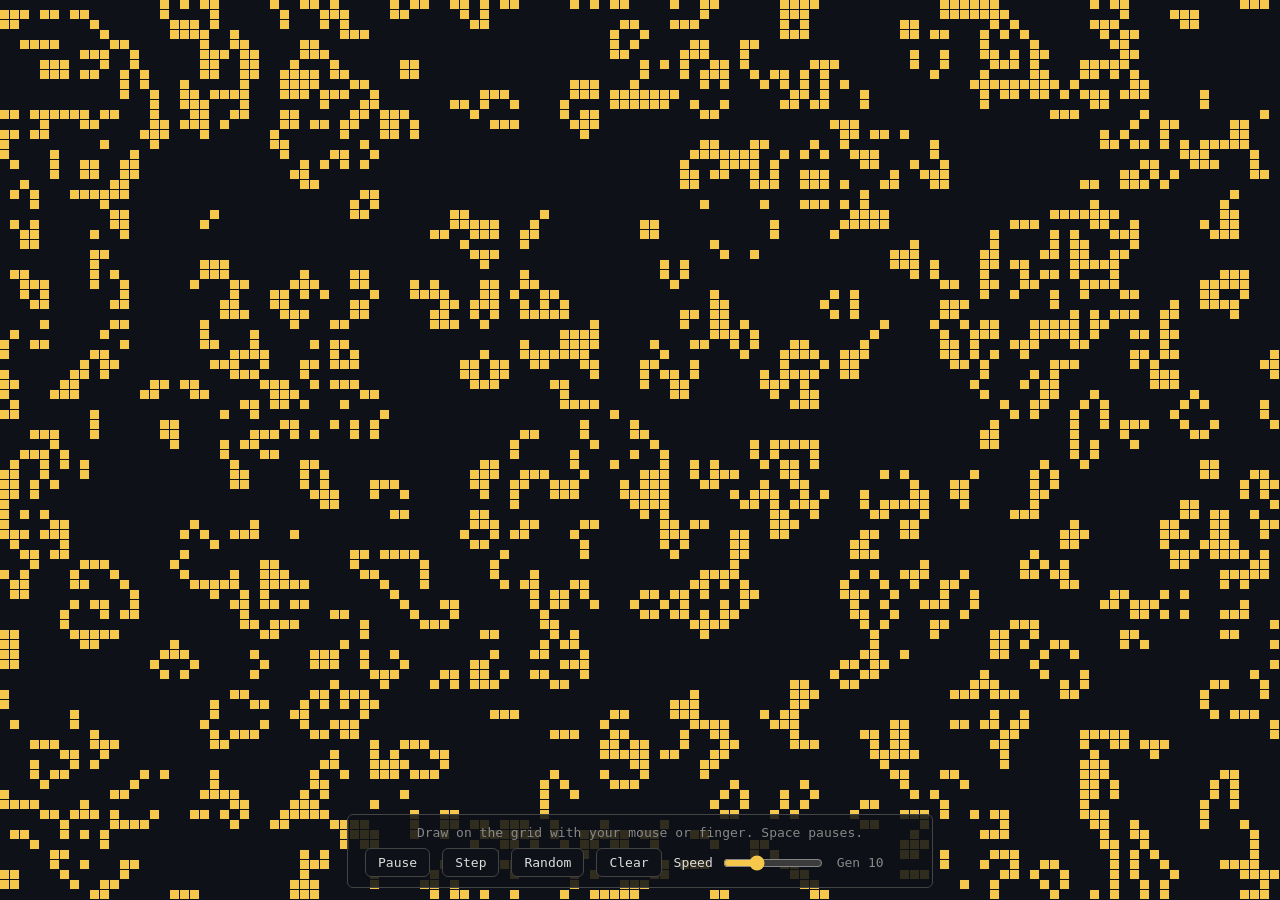
<file: game-of-life/index.html>
<!doctype html>
<html lang="en">
<head>
  <meta charset="utf-8">
  <meta name="viewport" content="width=device-width, initial-scale=1">
  <title>Game of Life</title>
  <style>
    html, body { margin: 0; height: 100%; overflow: hidden; background: #0e1117; }
    /* touch-action: none lets a finger draw cells instead of scrolling the page */
    canvas { display: block; touch-action: none; cursor: crosshair; }

    /* ---- Control bar, floating at the bottom ---- */
    .bar {
      position: fixed;
      left: 12px;
      right: 12px;
      bottom: 12px;
      max-width: 560px;
      margin: auto;
      display: flex;
      flex-wrap: wrap;
      justify-content: center;
      align-items: center;
      gap: 8px 12px;
      padding: 10px 12px;
      font: 13px monospace;
      color: #ddd;
      background: rgba(14, 17, 23, 0.85);
      border: 1px solid #444;
      border-radius: 6px;
    }
    .tip { width: 100%; margin: 0; text-align: center; color: #888; }
    button {
      padding: 6px 12px;
      font: inherit;
      color: inherit;
      background: #0e1117;
      border: 1px solid #444;
      border-radius: 6px;
      cursor: pointer;
    }
    button:hover { border-color: #888; }
    label { display: flex; align-items: center; gap: 8px; }
    input { width: 100px; accent-color: #f5c84c; }
    #generation { min-width: 10ch; color: #888; font-variant-numeric: tabular-nums; }
  </style>
</head>
<body>
  <canvas id="board"></canvas>

  <div class="bar">
    <p class="tip">Draw on the grid with your mouse or finger. Space pauses.</p>
    <button type="button" id="play">Pause</button>
    <button type="button" id="step">Step</button>
    <button type="button" id="random">Random</button>
    <button type="button" id="clear">Clear</button>
    <label>Speed <input type="range" id="speed" min="1" max="30" value="10"></label>
    <span id="generation">Gen 0</span>
  </div>

  <script src="life.js"></script>
</body>
</html>
</file>
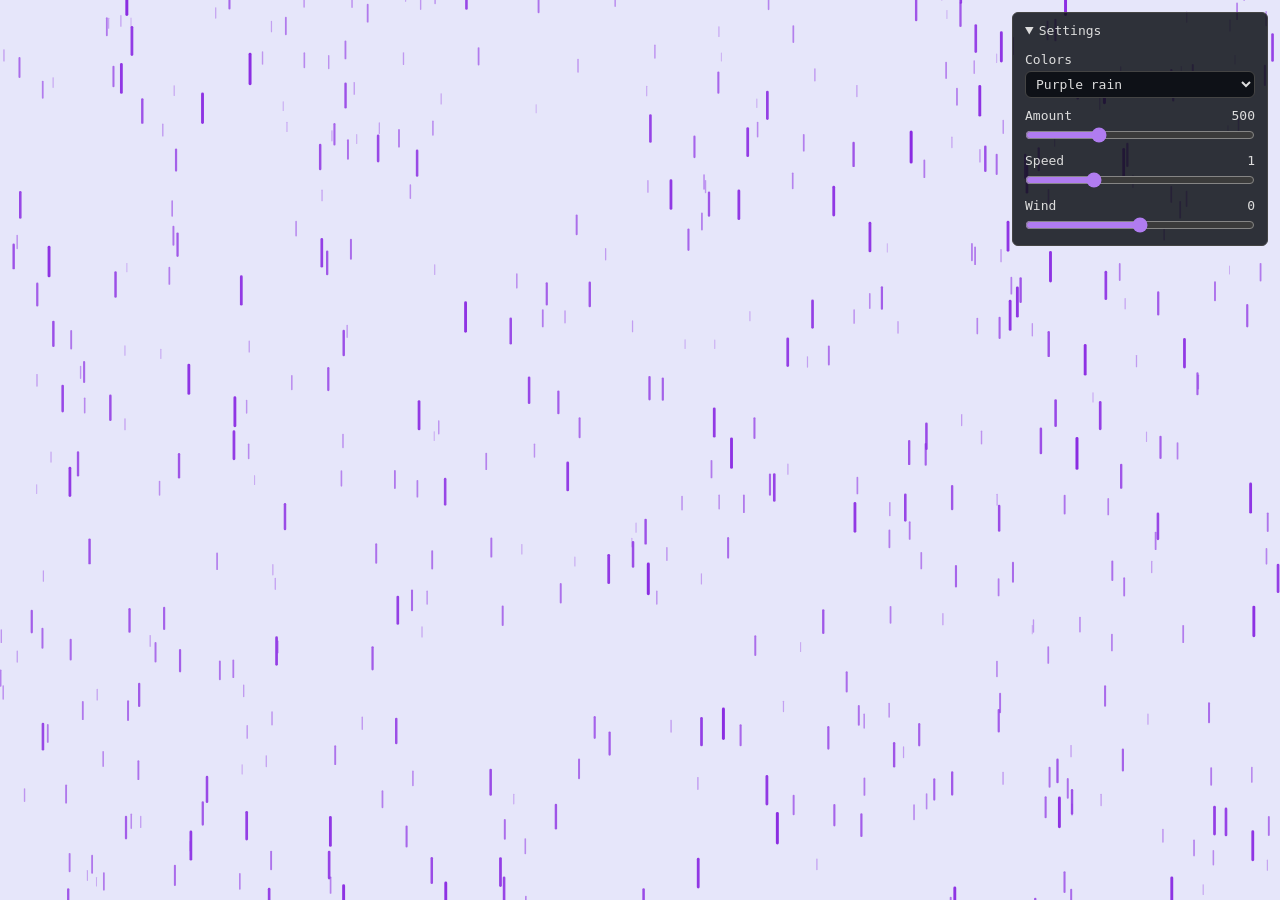
<file: rain/index.html>
<!doctype html>
<html lang="en">
<head>
  <meta charset="utf-8">
  <meta name="viewport" content="width=device-width, initial-scale=1">
  <title>Rain</title>
  <style>
    html, body { margin: 0; height: 100%; overflow: hidden; }
    canvas { display: block; }

    /* ---- Settings panel ---- */
    .panel {
      position: fixed;
      top: 12px;
      right: 12px;
      width: 230px;
      padding: 6px 12px 12px;
      font: 13px monospace;
      color: #ddd;
      background: rgba(14, 17, 23, 0.85);
      border: 1px solid #444;
      border-radius: 6px;
    }
    .panel summary { padding: 4px 0; cursor: pointer; }
    /* Name and number on one line, control underneath */
    .panel label { display: grid; grid-template-columns: 1fr auto; margin-top: 10px; }
    .panel input, .panel select { grid-column: 1 / -1; width: 100%; margin: 4px 0 0; }
    .panel input { accent-color: #b07cf0; }
    .panel select {
      padding: 4px 6px;
      font: inherit;
      color: inherit;
      background: #0e1117;
      border: 1px solid #444;
      border-radius: 6px;
    }

    /* Phones: stretch the panel along the bottom, where a thumb can reach it */
    @media (max-width: 500px) {
      .panel { top: auto; bottom: 12px; left: 12px; width: auto; }
    }
  </style>
</head>
<body>
  <canvas id="sky"></canvas>

  <!-- Each slider's name matches a key in `settings` in rain.js. value="" is its starting value. -->
  <details class="panel" id="panel" open>
    <summary>Settings</summary>
    <label>Colors
      <select id="theme">
        <option value="purple">Purple rain</option>
        <option value="ocean">Ocean</option>
        <option value="midnight">Midnight</option>
        <option value="ink">Ink</option>
      </select>
    </label>
    <label>Amount <output></output>
      <input type="range" name="amount" min="50" max="1500" step="50" value="500">
    </label>
    <label>Speed <output></output>
      <input type="range" name="speed" min="0.2" max="3" step="0.1" value="1">
    </label>
    <label>Wind <output></output>
      <input type="range" name="wind" min="-1" max="1" step="0.05" value="0">
    </label>
  </details>

  <script src="rain.js"></script>
</body>
</html>
</file>
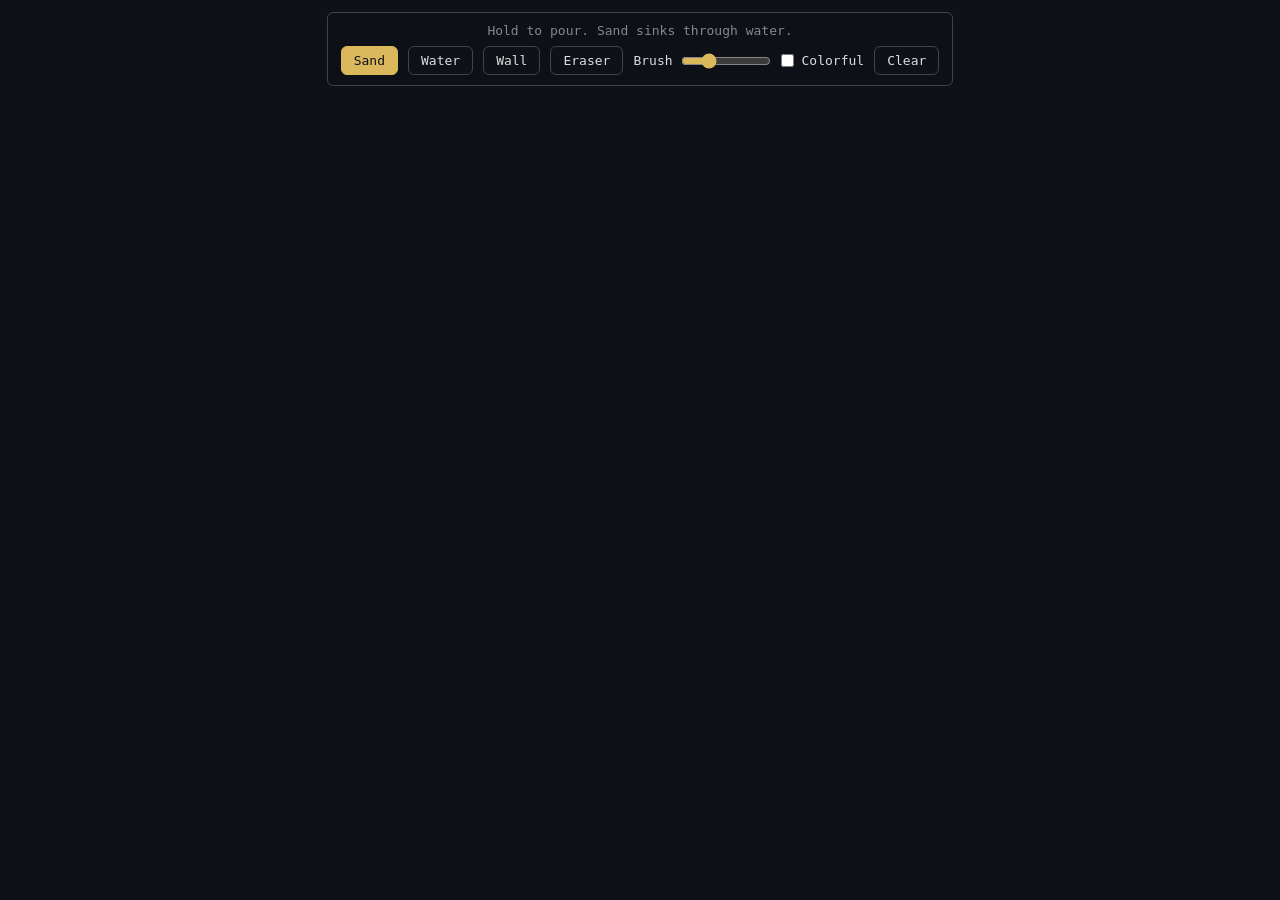
<file: sand/index.html>
<!doctype html>
<html lang="en">
<head>
  <meta charset="utf-8">
  <meta name="viewport" content="width=device-width, initial-scale=1">
  <title>Falling Sand</title>
  <style>
    html, body { margin: 0; height: 100%; overflow: hidden; background: #0e1117; }
    /* The canvas has one pixel per cell and gets stretched up. pixelated keeps
       each cell a crisp square instead of a blur. touch-action: none lets a
       finger pour instead of scrolling the page. */
    canvas { display: block; image-rendering: pixelated; touch-action: none; cursor: crosshair; }

    /* ---- Control bar, floating at the top (sand piles up at the bottom) ---- */
    .bar {
      position: fixed;
      left: 12px;
      right: 12px;
      top: 12px;
      max-width: 600px;
      margin: auto;
      display: flex;
      flex-wrap: wrap;
      justify-content: center;
      align-items: center;
      gap: 8px 10px;
      padding: 10px 12px;
      font: 13px monospace;
      color: #ddd;
      background: rgba(14, 17, 23, 0.85);
      border: 1px solid #444;
      border-radius: 6px;
    }
    .tip { width: 100%; margin: 0; text-align: center; color: #888; }
    button {
      padding: 6px 12px;
      font: inherit;
      color: inherit;
      background: #0e1117;
      border: 1px solid #444;
      border-radius: 6px;
      cursor: pointer;
    }
    button:hover { border-color: #888; }
    /* The material you're painting with */
    button[aria-pressed="true"] { color: #0e1117; background: #dbb85c; border-color: #dbb85c; }
    label { display: flex; align-items: center; gap: 8px; cursor: pointer; }
    input { margin: 0; accent-color: #dbb85c; }
    input[type="range"] { width: 90px; }
  </style>
</head>
<body>
  <canvas id="box"></canvas>

  <div class="bar">
    <p class="tip">Hold to pour. Sand sinks through water.</p>
    <!-- data-material numbers match EMPTY, SAND, WATER and WALL in sand.js -->
    <button type="button" data-material="1" aria-pressed="true">Sand</button>
    <button type="button" data-material="2" aria-pressed="false">Water</button>
    <button type="button" data-material="3" aria-pressed="false">Wall</button>
    <button type="button" data-material="0" aria-pressed="false">Eraser</button>
    <label>Brush <input type="range" id="brush" min="1" max="12" value="4"></label>
    <label><input type="checkbox" id="colorful"> Colorful</label>
    <button type="button" id="clear">Clear</button>
  </div>

  <script src="sand.js"></script>
</body>
</html>
</file>
<file: style.css>
/* ---------- Fonts ---------- */
/* Both fonts are under the SIL Open Font License (see the .txt files in fonts/). */
@font-face {
  font-family: Asap;
  src: url("fonts/asap-bold-webfont.woff2") format("woff2");
  font-weight: 700;
  font-display: swap;
}
@font-face {
  font-family: "Courier Prime";
  src: url("fonts/courier_prime-webfont.woff2") format("woff2");
  font-weight: 400;
  font-display: swap;
}

/* ---------- Colors and sizes ---------- */
/* Change these and the whole page follows. */
:root {
  color-scheme: dark;
  --ink: #111111;      /* page background */
  --surface: #1c1c1c;  /* card background */
  --paper: #f2f2ee;    /* text, borders and shadows */
  --muted: #b1b0ab;    /* secondary text */
  --a1: #e8c35e;       /* yellow */
  --a2: #ec7a74;       /* red */
  --a3: #80b3e8;       /* blue */
  --on-accent: #111111; /* text on top of an accent color */

  --border: 3px solid var(--paper);
  /* Hard, offset shadows with no blur: the "stuck-on sticker" look */
  --shadow-sm: 3px 3px 0 0 var(--paper);
  --shadow: 5px 5px 0 0 var(--paper);
  --shadow-lg: 8px 8px 0 0 var(--paper);

  --body: "Courier Prime", monospace;
  --heading: Asap, sans-serif;
  --press: 0.12s cubic-bezier(0.2, 0.8, 0.2, 1);
}

/* ---------- Base ---------- */
* {
  box-sizing: border-box;
}

html {
  scroll-behavior: smooth;
}

body {
  margin: 0;
  /* The dot grid: one small dot, repeated every 26px */
  background-color: var(--ink);
  background-image: radial-gradient(color-mix(in srgb, var(--paper) 10%, transparent) 1px, transparent 1.5px);
  background-size: 26px 26px;
  color: var(--paper);
  font: 1.125rem/1.6 var(--body);
}

::selection {
  background: var(--a1);
  color: var(--on-accent);
}

a {
  color: inherit;
  text-underline-offset: 5px;
  text-decoration-thickness: 2px;
}

:focus-visible {
  outline: 3px solid var(--a3);
  outline-offset: 3px;
}

h1, h2, h3, p {
  margin-top: 0;
}

h1, h2, h3 {
  font-family: var(--heading);
  font-weight: 700;
}

h2 {
  font-size: 2.3rem;
  line-height: 1.05;
  letter-spacing: -0.035em;
  margin: 1.1rem 0 0;
}

/* Hidden on screen, but still read out by screen readers */
.visually-hidden {
  position: absolute;
  width: 1px;
  height: 1px;
  overflow: hidden;
  clip-path: inset(50%);
  white-space: nowrap;
}

/* Keeps content centered, at most 1100px wide */
.page {
  width: min(100% - 7rem, 1100px);
  margin: auto;
}

/* Small uppercase label chip */
.section-tag {
  display: inline-block;
  margin: 0;
  padding: 0.42rem 0.7rem 0.36rem;
  font-size: 0.8125rem;
  line-height: 1.2;
  letter-spacing: 0.09em;
  text-transform: uppercase;
  color: var(--paper);
  background: var(--surface);
  border: 2px solid var(--paper);
  box-shadow: var(--shadow-sm);
}

/* ---------- Top bar ---------- */
.topbar {
  display: flex;
  align-items: center;
  justify-content: space-between;
  gap: 1rem;
  padding: 1.8rem 0 1.5rem;
  border-bottom: var(--border);
}

h1 {
  font-size: 2.8rem;
  line-height: 1;
  letter-spacing: -0.05em;
  margin: 0 0 0.4rem;
  text-shadow: 0.05em 0.05em 0 var(--a1);
}
.period {
  color: var(--a2);
  text-shadow: none;
}

.tagline {
  margin: 0;
  font-size: 0.9375rem;
  color: var(--muted);
}

.topbar nav {
  display: flex;
  flex-wrap: wrap;
  justify-content: flex-end;
  font-size: 0.8125rem;
  letter-spacing: 0.07em;
  text-transform: uppercase;
}
.topbar nav a {
  display: inline-block;
  padding: 0.6rem 0.75rem;
  white-space: nowrap;
  text-decoration: none;
  border: 2px solid transparent;
  transition: translate var(--press), box-shadow var(--press);
}
.topbar nav a:hover {
  border-color: var(--paper);
  background: var(--surface);
  box-shadow: var(--shadow-sm);
  translate: -1px -1px;
}

/* ---------- Quirks ---------- */
/* One box per quirk, stacked down the page */
.quirk-list {
  display: grid;
  gap: 2.6rem;
  padding: 2.6rem 0 1rem;
}

.quirk {
  background: var(--surface);
  border: var(--border);
  box-shadow: var(--shadow);
}

.card-head {
  display: flex;
  justify-content: space-between;
  align-items: center;
  padding: 0.75rem 1rem;
  font-size: 0.75rem;
  letter-spacing: 0.08em;
  text-transform: uppercase;
  color: var(--on-accent);
  border-bottom: var(--border);
}
/* Cycle the colors: yellow, red, blue, yellow... The Play button matches its header. */
.card-head, .button.play { background: var(--a1); }
.quirk:nth-child(3n + 2) :is(.card-head, .play) { background: var(--a2); }
.quirk:nth-child(3n) :is(.card-head, .play) { background: var(--a3); }

.index {
  padding: 0.2rem 0.45rem 0.15rem;
  font-size: 0.8125rem;
  color: #fffdf5;
  background: var(--on-accent);
}

/* Screenshot on the left, name and buttons on the right */
.quirk-main {
  display: grid;
  grid-template-columns: 1.25fr 1fr;
}
.quirk-shot {
  overflow: hidden;
  border-right: var(--border);
}
.quirk-shot img {
  display: block;
  width: 100%;
  height: auto;
  transition: scale 0.4s ease;
}
.quirk-shot:hover img {
  scale: 1.03;
}

.quirk-intro {
  display: flex;
  flex-direction: column;
  padding: 1.7rem 1.8rem 1.8rem;
}
.quirk h3 {
  font-size: 2.2rem;
  line-height: 1.05;
  letter-spacing: -0.035em;
  margin-bottom: 0.5rem;
}
.quirk p {
  font-size: 1rem;
  line-height: 1.75;
  color: var(--muted);
  margin-bottom: 1rem;
}
.quirk .subtitle {
  font: 700 1.15rem/1.3 var(--heading);
  color: var(--paper);
}
.quirk strong {
  color: var(--paper);
}

.quirk-actions {
  display: flex;
  flex-wrap: wrap;
  gap: 0.8rem;
  margin-top: auto;
  padding-top: 0.5rem;
}
.button {
  padding: 0.55rem 0.95rem;
  font: inherit;
  font-size: 0.875rem;
  color: var(--paper);
  text-decoration: none;
  background: none;
  border: 2px solid var(--paper);
  box-shadow: var(--shadow-sm);
  cursor: pointer;
  transition: translate var(--press), box-shadow var(--press);
}
.button:hover {
  translate: -1px -1px;
  box-shadow: var(--shadow);
}
.button.play {
  color: var(--on-accent);
}

/* The write-up that "Read more" opens, full width under the rest */
.quirk-more {
  display: grid;
  grid-template-columns: 1.15fr 1fr;
  gap: 2rem 2.6rem;
  padding: 1.9rem 1.9rem 1.2rem;
  border-top: var(--border);
}
/* Without this, display: grid above would beat the hidden attribute */
.quirk-more[hidden] {
  display: none;
}

/* A single character shown as a little tile, like "@" */
.glyph {
  padding: 0 0.35em;
  color: var(--paper);
  background: var(--ink);
  border: 1px solid var(--muted);
}

.under-hood {
  align-self: start;
  margin-bottom: 0.7rem;
  padding: 1.3rem 1.4rem 0.4rem;
  background: var(--ink);
  border: 2px solid var(--paper);
}
.quirk .hood-label {
  font-size: 0.75rem;
  letter-spacing: 0.09em;
  text-transform: uppercase;
  color: var(--paper);
}

/* Numbered rules, each with its name on its own line */
.rules {
  margin: 0 0 1.2rem;
  padding: 0;
  list-style: none;
  counter-reset: rule;
}
.rules li {
  position: relative;
  margin-bottom: 0.9rem;
  padding-left: 2.3rem;
  font-size: 0.9375rem;
  line-height: 1.65;
  color: var(--muted);
  counter-increment: rule;
}
.rules li::before {
  content: counter(rule);
  position: absolute;
  left: 0;
  top: 0.1rem;
  width: 1.5rem;
  line-height: 1.5rem;
  text-align: center;
  font-size: 0.8125rem;
  color: var(--on-accent);
  background: var(--a1);
}
.rules strong {
  display: block;
  font-family: var(--heading);
  font-size: 1.05rem;
}

/* ---------- Marquee band ---------- */
/* The band is tilted and wider than the screen, so this wrapper
   trims off the extra instead of letting the page scroll sideways */
.marquee-wrap {
  overflow: hidden;
  padding: 2.5rem 0;
}
.marquee {
  overflow: hidden;
  /* A bit wider than the screen, so the tilted band's corners never show */
  width: calc(100% + 4rem);
  margin-left: -2rem;
  background: var(--a1);
  color: var(--on-accent);
  border-block: var(--border);
  rotate: -1deg;
}
.marquee-track {
  display: flex;
  width: max-content;
  padding: 0.85rem 0 0.8rem;
  font: 700 1.25rem/1 var(--heading);
  text-transform: uppercase;
  white-space: nowrap;
  animation: marquee 60s linear infinite;
}
/* Spacing goes after each item (not between them with `gap`)
   so both halves of the track are exactly the same width */
.marquee-track span {
  padding-right: 1.6rem;
}
@keyframes marquee {
  to { transform: translateX(-50%); }
}

/* ---------- How it works panel ---------- */
.how {
  display: grid;
  grid-template-columns: 1fr 1fr;
  gap: 2rem;
  margin-bottom: 5rem;
  padding: 2.6rem;
  color: var(--on-accent);
  background: var(--a2);
  border: var(--border);
  box-shadow: var(--shadow-lg);
}
.how-copy p {
  font-size: 1.1875rem;
  line-height: 1.8;
}
.how-copy .aside {
  display: inline-block;
  margin: 0;
  padding: 0.55rem 0.8rem;
  font-size: 0.9375rem;
  line-height: 1.6;
  background: #fffdf5;
  border: 2px solid var(--on-accent);
}

/* ---------- Footer ---------- */
footer {
  display: flex;
  justify-content: space-between;
  align-items: center;
  gap: 1rem;
  padding: 2.2rem 0;
  font-size: 0.875rem;
  color: var(--muted);
  border-top: var(--border);
}
.back-to-top {
  padding: 0.45rem 0.8rem;
  white-space: nowrap;
  color: var(--paper);
  text-decoration: none;
  border: 2px solid var(--paper);
  box-shadow: var(--shadow-sm);
  transition: translate var(--press), box-shadow var(--press);
}
.back-to-top:hover {
  translate: -1px -1px;
  box-shadow: var(--shadow);
}

/* ---------- People who turn off animations in their OS settings ---------- */
@media (prefers-reduced-motion: reduce) {
  html { scroll-behavior: auto; }
  .marquee-track { animation: none; }
  * { transition-duration: 0s !important; }
}

/* ---------- Medium screens: stack each quirk's columns ---------- */
@media (max-width: 860px) {
  .quirk-main, .quirk-more { grid-template-columns: 1fr; }
  .quirk-shot { border-right: 0; border-bottom: var(--border); }
}

/* ---------- Smaller screens ---------- */
@media (max-width: 700px) {
  .page { width: calc(100% - 2.5rem); }
  body { font-size: 1.0625rem; }
  .topbar { padding: 1.3rem 0 1.2rem; }
  .topbar nav { font-size: 0.75rem; letter-spacing: 0.03em; }
  h1 { font-size: 2.3rem; }
  .tagline { font-size: 0.875rem; }
  .quirk-list { padding-top: 1.8rem; gap: 2rem; }
  .marquee-track { font-size: 1rem; }
  .marquee-track span { padding-right: 1.2rem; }
  h2 { font-size: 1.9rem; }
  .quirk-intro { padding: 1.3rem 1.2rem 1.4rem; }
  .quirk h3 { font-size: 1.8rem; }
  .quirk-more { padding: 1.4rem 1.2rem 0.6rem; }
  .under-hood { padding: 1.1rem 1.1rem 0.3rem; }
  .how { grid-template-columns: 1fr; padding: 1.8rem 1.4rem 2rem; box-shadow: var(--shadow); }
}
</file>
<file: ascii-video/style.css>
* {
  box-sizing: border-box;
}

/* Header on top, and <main> takes up all the remaining height. ascii.js
   measures <main> to work out how big the ASCII can be.
   dvh is the height you can actually see, without a phone's address bar. */
body {
  margin: 0;
  height: 100dvh;
  display: flex;
  flex-direction: column;
  background: #000;
  color: #ddd;
  font: 14px ui-monospace, Menlo, Consolas, monospace;
}

/* ---- Controls ---- */
.controls {
  display: flex;
  flex-wrap: wrap;
  align-items: center;
  justify-content: space-between;
  gap: 10px 24px;
  padding: 12px 16px;
  border-bottom: 1px solid #222;
}

.group {
  display: flex;
  flex-wrap: wrap;
  align-items: center;
  gap: 8px 16px;
}

label {
  display: flex;
  align-items: center;
  gap: 8px;
  cursor: pointer;
}

.button {
  padding: 7px 14px;
  border: 1px solid #444;
  border-radius: 6px;
  cursor: pointer;
  /* <button> doesn't inherit these by default, <label> does. Make them match. */
  background: none;
  color: inherit;
  font: inherit;
}
.button:hover:not(:disabled) {
  border-color: #8ef0a7;
  color: #fff;
}
.button:disabled {
  opacity: 0.4;
  cursor: default;
}

select {
  padding: 5px 8px;
  background: #111;
  color: inherit;
  font: inherit;
  border: 1px solid #444;
  border-radius: 6px;
}

input[type="checkbox"],
input[type="range"] {
  margin: 0;
  accent-color: #8ef0a7;
}

#detail-value {
  min-width: 3ch;
  font-variant-numeric: tabular-nums;
}

/* Errors get a line of their own, and take no space when there aren't any */
#message {
  width: 100%;
  margin: 0;
  color: #f77;
}
#message:empty {
  display: none;
}

/* ---- The picture ---- */
main {
  flex: 1;
  min-height: 0;
  display: flex;
  justify-content: center;
  align-items: center;
  padding: 16px; /* ascii.js counts on this being 16px (MAIN_PADDING) */
  overflow: hidden;
}

#hint {
  margin: 0;
  text-align: center;
  line-height: 1.7;
  color: #777;
}

/* Some browsers stop decoding a video that isn't on the page at all
   (display: none), so instead of hiding it we make it 1px and see-through. */
#video {
  position: fixed;
  width: 1px;
  height: 1px;
  opacity: 0;
  pointer-events: none;
}

/* ---- Phones ---- */
@media (max-width: 600px) {
  .controls { padding: 10px 12px; gap: 10px; }
  .button { padding: 7px 10px; }
  input[type="range"] { width: 110px; }
}
</file>
